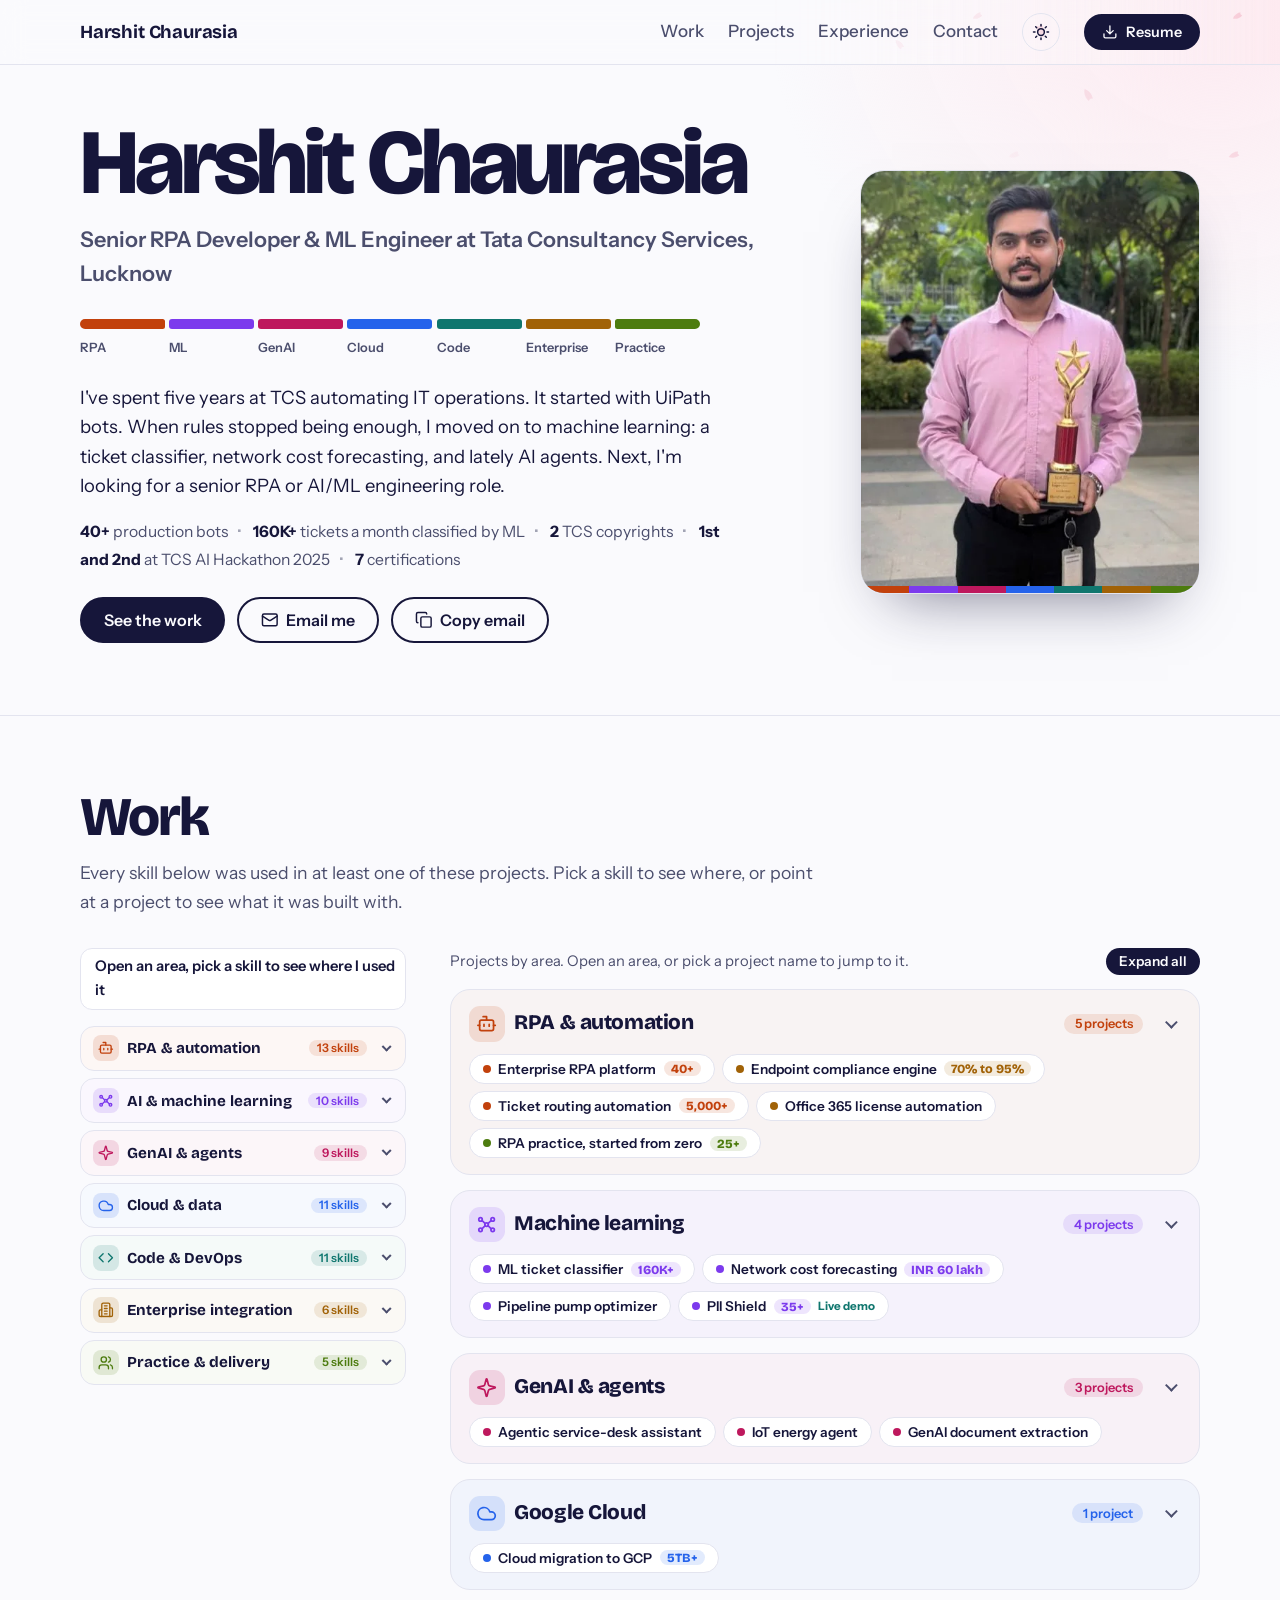
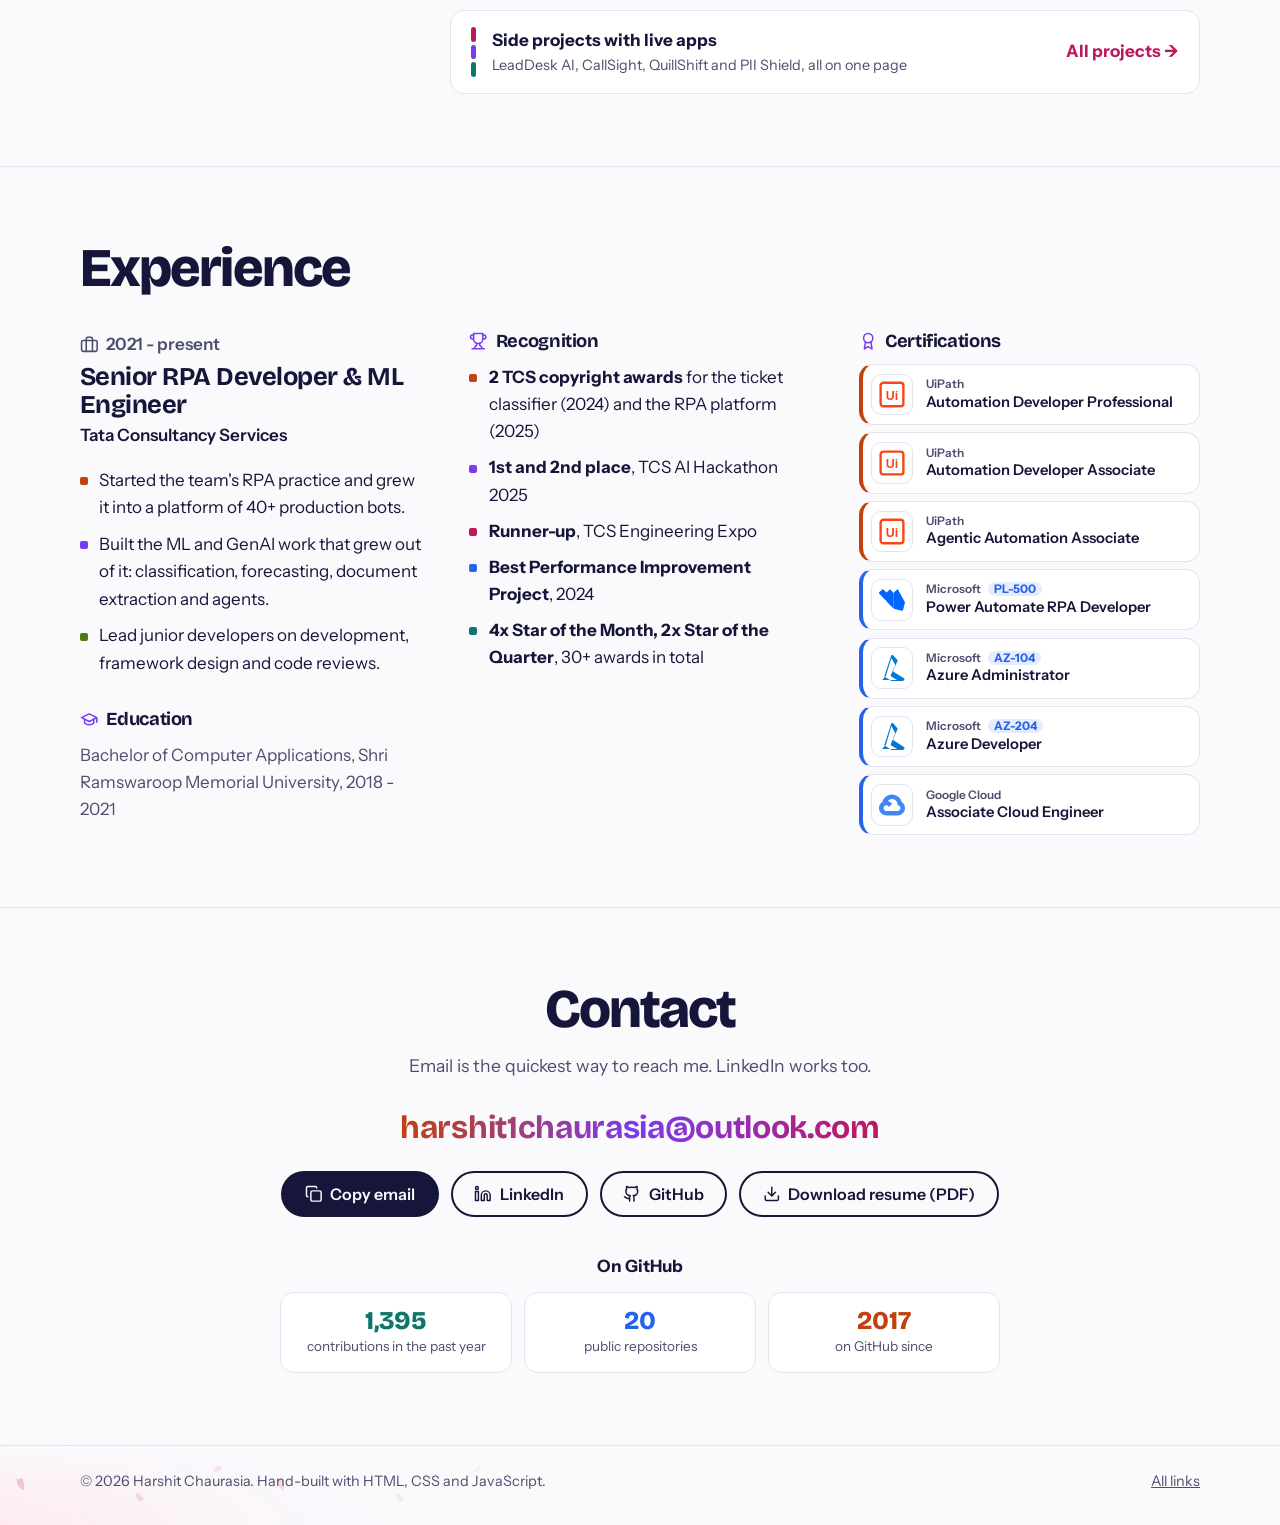
<file: index.html>
<!DOCTYPE html>
<html lang="en">
<head>
    <meta charset="UTF-8">
    <meta name="viewport" content="width=device-width, initial-scale=1.0, viewport-fit=cover">
    <title>Harshit Chaurasia - RPA & ML Engineer</title>
    <meta name="description" content="Harshit Chaurasia, Senior RPA Developer and ML Engineer at TCS. UiPath automation, machine learning, GenAI agents and Google Cloud, with every skill linked to the project that used it.">
    <link rel="canonical" href="https://harshit.saakura.dev/">
    <meta property="og:title" content="Harshit Chaurasia - RPA & ML Engineer">
    <meta property="og:description" content="Automation and machine learning that runs in production: UiPath bots, ticket classifiers, forecasting models and AI agents.">
    <meta property="og:type" content="website">
    <meta property="og:url" content="https://harshit.saakura.dev/">
    <meta property="og:image" content="https://harshit.saakura.dev/og-card.png">
    <meta property="og:image:width" content="1200">
    <meta property="og:image:height" content="630">
    <meta property="og:image:alt" content="Harshit Chaurasia, Senior RPA Developer and ML Engineer: 40+ production bots, 160K+ tickets a month classified by ML, 2 TCS copyrights">
    <meta name="twitter:card" content="summary_large_image">
    <meta name="twitter:image" content="https://harshit.saakura.dev/og-card.png">
    <meta name="theme-color" content="#fafafd">
    <link rel="icon" type="image/svg+xml" href="data:image/svg+xml,%3Csvg xmlns='http://www.w3.org/2000/svg' viewBox='0 0 100 100'%3E%3Crect width='100' height='100' rx='24' fill='%2316163a'/%3E%3Crect x='14' y='70' width='10' height='14' fill='%23c2410c'/%3E%3Crect x='24' y='70' width='10' height='14' fill='%237c3aed'/%3E%3Crect x='34' y='70' width='10' height='14' fill='%23be185d'/%3E%3Crect x='44' y='70' width='10' height='14' fill='%232563eb'/%3E%3Crect x='54' y='70' width='10' height='14' fill='%230f766e'/%3E%3Crect x='64' y='70' width='10' height='14' fill='%23a16207'/%3E%3Crect x='74' y='70' width='12' height='14' fill='%234d7c0f'/%3E%3Ctext x='50' y='58' text-anchor='middle' font-family='sans-serif' font-size='44' font-weight='800' fill='%23fff'%3EHC%3C/text%3E%3C/svg%3E">
    <link rel="preconnect" href="https://fonts.googleapis.com">
    <link rel="preconnect" href="https://fonts.gstatic.com" crossorigin>
    <link href="https://fonts.googleapis.com/css2?family=Bricolage+Grotesque:opsz,wght@12..96,500..800&family=Instrument+Sans:wght@400..700&display=swap" rel="stylesheet">
    <link rel="stylesheet" href="styles.css">
    <script type="application/ld+json">
    {
      "@context": "https://schema.org",
      "@type": "Person",
      "name": "Harshit Chaurasia",
      "url": "https://harshit.saakura.dev/",
      "jobTitle": "Senior RPA Developer & ML Engineer",
      "worksFor": { "@type": "Organization", "name": "Tata Consultancy Services" },
      "image": "https://harshit.saakura.dev/portrait.jpg",
      "email": "mailto:harshit1chaurasia@outlook.com",
      "address": { "@type": "PostalAddress", "addressLocality": "Lucknow", "addressCountry": "IN" },
      "knowsAbout": ["UiPath", "RPA", "REFramework", "UiPath Orchestrator", "Power Automate", "Intelligent Automation", "Machine Learning", "NLP", "BERT", "Time Series Forecasting", "Agentic AI", "LangGraph", "LangChain", "RAG", "Gemini", "Vertex AI", "Google Cloud", "BigQuery", "Cloud Run", "Python", "SQL", "Docker", "Microsoft Graph API"],
      "hasCredential": [
        { "@type": "EducationalOccupationalCredential", "name": "UiPath Automation Developer Professional", "credentialCategory": "certification" },
        { "@type": "EducationalOccupationalCredential", "name": "UiPath Automation Developer Associate", "credentialCategory": "certification" },
        { "@type": "EducationalOccupationalCredential", "name": "UiPath Agentic Automation Associate", "credentialCategory": "certification" },
        { "@type": "EducationalOccupationalCredential", "name": "Microsoft PL-500 Power Automate RPA Developer", "credentialCategory": "certification" },
        { "@type": "EducationalOccupationalCredential", "name": "Microsoft AZ-104 Azure Administrator", "credentialCategory": "certification" },
        { "@type": "EducationalOccupationalCredential", "name": "Microsoft AZ-204 Azure Developer", "credentialCategory": "certification" },
        { "@type": "EducationalOccupationalCredential", "name": "Google Cloud Associate Cloud Engineer", "credentialCategory": "certification" }
      ],
      "award": ["TCS copyright award 2024 (ML ticket classifier)", "TCS copyright award 2025 (enterprise RPA platform)", "TCS AI Hackathon 2025, 1st and 2nd place"],
      "sameAs": ["https://github.com/harshitrajchaurasia", "https://www.linkedin.com/in/harshit-raj-chaurasia"],
      "alumniOf": { "@type": "CollegeOrUniversity", "name": "Shri Ramswaroop Memorial University" }
    }
    </script>
    <script>
      (function () {
        var d = document.documentElement;
        d.classList.add('js');
        var t = null;
        try { t = localStorage.getItem('theme-v2'); } catch (e) {}
        if (!t) t = 'light';
        d.setAttribute('data-theme', t);
      })();
    </script>
</head>
<body>
    <!-- icon set, used as <svg class="ic"><use href="#i-name"/></svg> -->
    <svg width="0" height="0" style="position:absolute" aria-hidden="true">
        <symbol id="i-rpa" viewBox="0 0 24 24"><path d="M12 8V4H8"/><rect width="16" height="12" x="4" y="8" rx="2"/><path d="M2 14h2M20 14h2M15 13v2M9 13v2"/></symbol>
        <symbol id="i-ml" viewBox="0 0 24 24"><circle cx="5" cy="6" r="2"/><circle cx="5" cy="18" r="2"/><circle cx="12" cy="12" r="2"/><circle cx="19" cy="6" r="2"/><circle cx="19" cy="18" r="2"/><path d="M6.6 7.2l3.8 3.6M6.6 16.8l3.8-3.6M13.6 10.8l3.8-3.6M13.6 13.2l3.8 3.6"/></symbol>
        <symbol id="i-genai" viewBox="0 0 24 24"><path d="M9.94 15.5A2 2 0 0 0 8.5 14.06l-6.14-1.58a.5.5 0 0 1 0-.96L8.5 9.94A2 2 0 0 0 9.94 8.5l1.58-6.14a.5.5 0 0 1 .96 0l1.58 6.14a2 2 0 0 0 1.44 1.44l6.14 1.58a.5.5 0 0 1 0 .96l-6.14 1.58a2 2 0 0 0-1.44 1.44l-1.58 6.14a.5.5 0 0 1-.96 0z"/></symbol>
        <symbol id="i-cloud" viewBox="0 0 24 24"><path d="M17.5 19H9a7 7 0 1 1 6.71-9h1.79a4.5 4.5 0 1 1 0 9Z"/></symbol>
        <symbol id="i-dev" viewBox="0 0 24 24"><path d="M16 18l6-6-6-6M8 6l-6 6 6 6"/></symbol>
        <symbol id="i-ent" viewBox="0 0 24 24"><path d="M6 22V4a2 2 0 0 1 2-2h8a2 2 0 0 1 2 2v18Z"/><path d="M6 12H4a2 2 0 0 0-2 2v6a2 2 0 0 0 2 2h2M18 9h2a2 2 0 0 1 2 2v9a2 2 0 0 1-2 2h-2M10 6h4M10 10h4M10 14h4M10 18h4"/></symbol>
        <symbol id="i-prac" viewBox="0 0 24 24"><path d="M16 21v-2a4 4 0 0 0-4-4H6a4 4 0 0 0-4 4v2"/><circle cx="9" cy="7" r="4"/><path d="M22 21v-2a4 4 0 0 0-3-3.87M16 3.13a4 4 0 0 1 0 7.75"/></symbol>
        <symbol id="i-trophy" viewBox="0 0 24 24"><path d="M6 9H4.5a2.5 2.5 0 0 1 0-5H6M18 9h1.5a2.5 2.5 0 0 0 0-5H18M4 22h16M10 14.66V17c0 .55-.47.98-.97 1.21C7.85 18.75 7 20.24 7 22M14 14.66V17c0 .55.47.98.97 1.21C16.15 18.75 17 20.24 17 22"/><path d="M18 2H6v7a6 6 0 0 0 12 0V2Z"/></symbol>
        <symbol id="i-award" viewBox="0 0 24 24"><circle cx="12" cy="8" r="6"/><path d="M15.48 12.89 17 22l-5-3-5 3 1.52-9.11"/></symbol>
        <symbol id="i-flask" viewBox="0 0 24 24"><path d="M10 2v7.53a2 2 0 0 1-.21.9L4.72 20.55a1 1 0 0 0 .9 1.45h12.76a1 1 0 0 0 .9-1.45l-5.07-10.13a2 2 0 0 1-.21-.9V2M8.5 2h7M7 16h10"/></symbol>
        <symbol id="i-mail" viewBox="0 0 24 24"><rect width="20" height="16" x="2" y="4" rx="2"/><path d="m22 7-8.97 5.7a1.94 1.94 0 0 1-2.06 0L2 7"/></symbol>
        <symbol id="i-download" viewBox="0 0 24 24"><path d="M21 15v4a2 2 0 0 1-2 2H5a2 2 0 0 1-2-2v-4M7 10l5 5 5-5M12 15V3"/></symbol>
        <symbol id="i-github" viewBox="0 0 24 24"><path d="M15 22v-4a4.8 4.8 0 0 0-1-3.5c3 0 6-2 6-5.5.08-1.25-.27-2.48-1-3.5.28-1.15.28-2.35 0-3.5 0 0-1 0-3 1.5-2.64-.5-5.36-.5-8 0C6 2 5 2 5 2c-.3 1.15-.3 2.35 0 3.5A5.4 5.4 0 0 0 4 9c0 3.5 3 5.5 6 5.5-.39.49-.68 1.05-.85 1.65S8.93 17.38 9 18v4M9 18c-4.51 2-5-2-7-2"/></symbol>
        <symbol id="i-linkedin" viewBox="0 0 24 24"><path d="M16 8a6 6 0 0 1 6 6v7h-4v-7a2 2 0 0 0-4 0v7h-4v-7a6 6 0 0 1 6-6zM2 9h4v12H2z"/><circle cx="4" cy="4" r="2"/></symbol>
        <symbol id="i-briefcase" viewBox="0 0 24 24"><rect width="20" height="14" x="2" y="7" rx="2"/><path d="M16 21V5a2 2 0 0 0-2-2h-4a2 2 0 0 0-2 2v16"/></symbol>
        <symbol id="i-cap" viewBox="0 0 24 24"><path d="M22 10v6M2 10l10-5 10 5-10 5z"/><path d="M6 12v5c3 3 9 3 12 0v-5"/></symbol>
        <symbol id="i-copy" viewBox="0 0 24 24"><rect width="14" height="14" x="8" y="8" rx="2"/><path d="M4 16c-1.1 0-2-.9-2-2V4c0-1.1.9-2 2-2h10c1.1 0 2 .9 2 2"/></symbol>
        <symbol id="i-check" viewBox="0 0 24 24"><path d="M20 6 9 17l-5-5"/></symbol>
        <symbol id="i-play" viewBox="0 0 24 24"><polygon points="6 3 20 12 6 21 6 3"/></symbol>
        <symbol id="i-external"viewBox="0 0 24 24"><path d="M15 3h6v6M10 14 21 3M18 13v6a2 2 0 0 1-2 2H5a2 2 0 0 1-2-2V8a2 2 0 0 1 2-2h3"/></symbol>
    </svg>
    <a href="#work" class="skip-link">Skip to projects</a>

    <header class="topbar">
        <div class="wrap topbar-inner">
            <a href="#top" class="brand">Harshit Chaurasia</a>
            <nav class="topnav" aria-label="Primary">
                <a href="#work">Work</a>
                <a href="/projects/">Projects</a>
                <a href="#experience">Experience</a>
                <a href="#contact">Contact</a>
            </nav>
            <button class="theme-toggle" id="themeToggle" type="button" aria-label="Switch between light and dark theme">
                <svg class="icon-sun" width="18" height="18" viewBox="0 0 24 24" fill="none" stroke="currentColor" stroke-width="2" stroke-linecap="round" aria-hidden="true"><circle cx="12" cy="12" r="4.5"/><path d="M12 2v2M12 20v2M4.9 4.9l1.4 1.4M17.7 17.7l1.4 1.4M2 12h2M20 12h2M4.9 19.1l1.4-1.4M17.7 6.3l1.4-1.4"/></svg>
                <svg class="icon-moon" width="18" height="18" viewBox="0 0 24 24" fill="none" stroke="currentColor" stroke-width="2" stroke-linecap="round" aria-hidden="true"><path d="M21 12.8A9 9 0 1111.2 3a7 7 0 009.8 9.8z"/></svg>
            </button>
            <a href="Harshit_Chaurasia_Resume.pdf" class="btn btn-solid btn-small" download><svg class="ic" aria-hidden="true"><use href="#i-download"/></svg>Resume</a>
        </div>
    </header>

    <main id="top">

        <!-- ============ HERO ============ -->
        <section class="hero">
            <div class="wrap hero-grid">
                <div class="hero-text">
                    <h1 class="hero-name">Harshit Chaurasia</h1>
                    <p class="hero-role">Senior RPA Developer &amp; ML Engineer at Tata Consultancy Services, Lucknow</p>

                    <!-- one segment per skill area; clicking jumps to the matching projects -->
                    <ul class="spectrum" aria-label="Skill areas">
                        <li><a href="#work" data-jump-cat="rpa" style="--c:var(--rpa)"><span>RPA</span></a></li>
                        <li><a href="#work" data-jump-cat="ml" style="--c:var(--ml)"><span>ML</span></a></li>
                        <li><a href="#work" data-jump-cat="genai" style="--c:var(--genai)"><span>GenAI</span></a></li>
                        <li><a href="#work" data-jump-cat="cloud" style="--c:var(--cloud)"><span>Cloud</span></a></li>
                        <li><a href="#work" data-jump-cat="dev" style="--c:var(--dev)"><span>Code</span></a></li>
                        <li><a href="#work" data-jump-cat="ent" style="--c:var(--ent)"><span>Enterprise</span></a></li>
                        <li><a href="#work" data-jump-cat="prac" style="--c:var(--prac)"><span>Practice</span></a></li>
                    </ul>

                    <p class="hero-pitch">I've spent five years at TCS automating IT operations. It started with UiPath bots. When rules stopped being enough, I moved on to machine learning: a ticket classifier, network cost forecasting, and lately AI agents. Next, I'm looking for a senior RPA or AI/ML engineering role.</p>

                    <!-- headline numbers -->
                    <ul class="proof" aria-label="Highlights">
                        <li><b>40+</b> production bots</li>
                        <li><b>160K+</b> tickets a month classified by ML</li>
                        <li><b>2</b> TCS copyrights</li>
                        <li><b>1st and 2nd</b> at TCS AI Hackathon 2025</li>
                        <li><b>7</b> certifications</li>
                    </ul>

                    <div class="hero-ctas">
                        <a href="#work" class="btn btn-solid">See the work</a>
                        <a href="mailto:harshit1chaurasia@outlook.com" class="btn btn-line"><svg class="ic" aria-hidden="true"><use href="#i-mail"/></svg>Email me</a>
                        <button type="button" class="btn btn-line js-only" data-copy="harshit1chaurasia@outlook.com"><svg class="ic" aria-hidden="true"><use href="#i-copy"/></svg><span>Copy email</span></button>
                    </div>
                </div>

                <figure class="hero-photo">
                    <div class="photo-frame">
                        <picture>
                            <source srcset="portrait.webp" type="image/webp">
                            <img src="portrait.jpg" alt="Harshit Chaurasia holding an award trophy" width="480" height="600" fetchpriority="high">
                        </picture>
                    </div>
                </figure>
            </div>
        </section>

        <!-- ============ WORK: skills <-> projects ============ -->
        <section class="section" id="work">
            <div class="wrap">
                <div class="sec-head">
                    <h2>Work</h2>
                    <p class="sec-sub">Every skill below was used in at least one of these projects. Pick a skill to see where, or point at a project to see what it was built with.</p>
                </div>

                <div class="work-grid">
                    <!-- built by script.js from the tags on each project, so a skill can only appear if a project uses it -->
                    <aside class="skills-panel" id="skillsPanel" aria-label="Skills">
                        <div class="skills-status" id="skillsStatus" aria-live="polite">
                            <span id="skillsStatusText">Open an area, pick a skill to see where I used it</span>
                            <button type="button" class="clear-btn" id="clearFilter" hidden>Show all</button>
                        </div>
                        <div id="skillsGroups"></div>
                    </aside>

                    <div class="work-main">
                    <div class="proj-tools">
                        <p>Projects by area. Open an area, or pick a project name to jump to it.</p>
                        <button type="button" class="clear-btn" id="toggleGroups">Expand all</button>
                    </div>
                    <div class="projects" id="projects">
                        <details class="pgroup" style="--c:var(--rpa)" aria-label="RPA and automation projects">
                            <summary class="pgroup-sum"><h3 class="pgroup-head"><svg class="ic" aria-hidden="true"><use href="#i-rpa"/></svg>RPA &amp; automation<span class="pgroup-n">5 projects</span></h3></summary>
                            <div class="pgrid">
                            <article class="proj" style="--c:var(--rpa)" tabindex="0">
                                <p class="proj-badge"><svg class="ic" aria-hidden="true"><use href="#i-award"/></svg>Copyright 2025</p>
                                <h4>Enterprise RPA platform</h4>
                                <p class="proj-result"><strong>40+</strong> production bots at 98% SLA compliance</p>
                                <p>A UiPath platform for deployment, Office 365 licensing, ITSM and compliance work. Queue-based processing with structured exception handling and automated tests: 92% job success, 95% less manual effort and 1,000+ hours saved every month.</p>
                                <ul class="tags">
                                    <li data-c="rpa">UiPath Studio</li><li data-c="rpa">REFramework</li><li data-c="rpa">UiPath Orchestrator</li><li data-c="rpa">Queues</li><li data-c="rpa">Exception Handling</li><li data-c="rpa">UiPath Test Suite</li><li data-c="dev">VBA</li>
                                </ul>
                            </article>
                            <article class="proj" style="--c:var(--ent)" tabindex="0">
                                <h4>Endpoint compliance engine</h4>
                                <p class="proj-result">Compliance up from <strong>70% to 95%</strong> across 800K+ devices</p>
                                <p>A rules engine checks Active Directory data for policy violations. Fixes and notifications were piloted through Power Automate flows.</p>
                                <ul class="tags">
                                    <li data-c="dev">Python</li><li data-c="cloud">SQL</li><li data-c="ent">Active Directory</li><li data-c="rpa">Power Automate Desktop</li><li data-c="rpa">Cloud Flows</li>
                                </ul>
                            </article>
                            <article class="proj" style="--c:var(--rpa)" tabindex="0">
                                <h4>Ticket routing automation</h4>
                                <p class="proj-result"><strong>5,000+</strong> tickets a day assigned automatically</p>
                                <p>Routes tickets to roster-based support teams, so 200+ engineers no longer watch queues and assign work by hand.</p>
                                <ul class="tags">
                                    <li data-c="dev">Python</li><li data-c="rpa">Selenium WebDriver</li><li data-c="cloud">SQL</li>
                                </ul>
                            </article>
                            <article class="proj" style="--c:var(--ent)" tabindex="0">
                                <h4>Office 365 license automation</h4>
                                <p class="proj-result">License provisioning and revocation with no manual steps</p>
                                <p>Provisions and revokes Office 365 licenses automatically across the Microsoft stack, improving license utilization and governance.</p>
                                <ul class="tags">
                                    <li data-c="ent">Microsoft Graph API</li><li data-c="ent">Office 365</li><li data-c="ent">Active Directory</li><li data-c="ent">SharePoint</li><li data-c="ent">Outlook</li><li data-c="dev">PowerShell</li><li data-c="dev">Python</li><li data-c="rpa">Power Apps</li><li data-c="cloud">Azure</li>
                                </ul>
                            </article>
                            <article class="proj" style="--c:var(--prac)" tabindex="0">
                                <h4>RPA practice, started from zero</h4>
                                <p class="proj-result"><strong>25+</strong> legacy app automations piloted</p>
                                <p>Mapped processes and proved them out with Python and Selenium pilots, then ran the practice: bot lifecycle and SLA management, and mentoring junior developers through code review in Agile sprints.</p>
                                <ul class="tags">
                                    <li data-c="prac">Process Analysis</li><li data-c="prac">Bot Lifecycle Management</li><li data-c="prac">SLA Management</li><li data-c="prac">Code Review</li><li data-c="prac">Agile</li><li data-c="dev">Python</li><li data-c="rpa">Selenium WebDriver</li>
                                </ul>
                            </article>
                            </div>
                        </details>
                        <details class="pgroup" style="--c:var(--ml)" aria-label="Machine learning projects">
                            <summary class="pgroup-sum"><h3 class="pgroup-head"><svg class="ic" aria-hidden="true"><use href="#i-ml"/></svg>Machine learning<span class="pgroup-n">4 projects</span></h3></summary>
                            <div class="pgrid">
                            <article class="proj" style="--c:var(--ml)" tabindex="0">
                                <p class="proj-badge"><svg class="ic" aria-hidden="true"><use href="#i-award"/></svg>Copyright 2024</p>
                                <h4>ML ticket classifier</h4>
                                <p class="proj-result"><strong>160K+</strong> tickets a month classified at 97% accuracy</p>
                                <p>Reads incoming IT tickets and change requests and picks the right queue. A bi-encoder shortlists candidate categories, a cross-encoder re-ranks them, and the model ships as a container on Cloud Run through a CI/CD pipeline.</p>
                                <ul class="tags">
                                    <li data-c="ml">Machine Learning</li><li data-c="ml">NLP</li><li data-c="ml">BERT</li><li data-c="ml">Bi-Encoder</li><li data-c="ml">Cross-Encoder</li><li data-c="ml">Embeddings</li><li data-c="ml">Scikit-Learn</li>
                                    <li data-c="dev">Python</li><li data-c="cloud">Cloud Run</li><li data-c="dev">Docker</li><li data-c="dev">Linux</li><li data-c="dev">Git</li><li data-c="dev">GitHub</li><li data-c="dev">GitLab</li><li data-c="dev">CI/CD</li><li data-c="dev">Rundeck</li>
                                </ul>
                                <details class="case">
                                    <summary>How it works</summary>
                                    <div class="case-body">
                                        <ol class="flow" aria-label="Pipeline">
                                            <li>Ticket text</li><li>PII masked</li><li>Top-3 categories</li><li>Sub-categories</li><li>Similar-label search</li><li>Cross-encoder re-rank</li><li>Queue + confidence</li>
                                        </ol>
                                        <p><b>Problem.</b> Over 2,600 possible destinations, heavily skewed: the biggest category has thousands of times the data of the smallest. A single flat model got 48% right.</p>
                                        <p><b>Approach.</b> Split the decision in two. A DistilBERT model picks the top 3 categories, a second picks sub-categories but may only choose ones valid under those categories. Semantic search adds near matches, and one cross-encoder pass scores every candidate on the same scale.</p>
                                        <p><b>Engineering.</b> Trained on 1.1M+ labelled tickets on cloud GPUs, exported to ONNX (no PyTorch in production), served as an autoscaling container on Cloud Run with personal data masked before inference. About 6 ms per ticket in batch evaluation.</p>
                                        <p><b>Lesson.</b> The category tree mirrors which team handles a ticket, not what the user meant. Subject words ("laptop", "parking") separate tickets far better than intent words ("not working").</p>
                                    </div>
                                </details>
                            </article>
                            <article class="proj" style="--c:var(--ml)" tabindex="0">
                                <h4>Network cost forecasting</h4>
                                <p class="proj-result"><strong>INR 60 lakh</strong> (about USD 70K) saved in FY24</p>
                                <p>Time series models forecast usage on every network link and recommend where to upgrade or downgrade. Projected savings reach INR 2+ crore (about USD 230K) by FY26.</p>
                                <ul class="tags">
                                    <li data-c="ml">Time Series Forecasting</li><li data-c="ml">BigQuery ML</li><li data-c="ml">Scikit-Learn</li><li data-c="dev">Python</li><li data-c="cloud">BigQuery</li><li data-c="cloud">PySpark</li>
                                </ul>
                            </article>
                            <article class="proj" style="--c:var(--ml)" tabindex="0">
                                <p class="proj-badge"><svg class="ic" aria-hidden="true"><use href="#i-trophy"/></svg>TCS AI Hackathon 2025, 1st place</p>
                                <h4>Pipeline pump optimizer</h4>
                                <p class="proj-result">Less energy spent moving oil and gas</p>
                                <p>A machine learning model that recommends pump settings to cut energy use along oil and gas pipelines.</p>
                                <ul class="tags">
                                    <li data-c="ml">Machine Learning</li><li data-c="ml">Scikit-Learn</li><li data-c="dev">Python</li>
                                </ul>
                            </article>
                            <article class="proj" style="--c:var(--ml)" tabindex="0">
                                <p class="proj-badge"><svg class="ic" aria-hidden="true"><use href="#i-github"/></svg>Open source</p>
                                <h4>PII Shield</h4>
                                <p class="proj-result"><strong>35+</strong> kinds of personal data removed before text reaches an LLM</p>
                                <p>Finds names, street addresses, SSNs, card and bank numbers, emails and phone numbers with spaCy NER and pattern rules, then masks them. Nothing you paste is stored.</p>
                                <ul class="tags">
                                    <li data-c="ml">NLP</li><li data-c="ml">spaCy</li><li data-c="dev">Python</li><li data-c="dev">FastAPI</li><li data-c="dev">Docker</li><li data-c="cloud">Cloud Run</li>
                                </ul>
                                <div class="proj-links">
                                    <a href="#piiDemo" class="live"><svg class="ic" aria-hidden="true"><use href="#i-play"/></svg>Try the live demo</a>
                                    <a href="https://github.com/harshitrajchaurasia/pii-shield" target="_blank" rel="noopener"><svg class="ic" aria-hidden="true"><use href="#i-github"/></svg>Source on GitHub</a>
                                    <a href="https://pii-shield.saakura.dev" target="_blank" rel="noopener"><svg class="ic" aria-hidden="true"><use href="#i-external"/></svg>Open the full app</a>
                                </div>
                                <details class="demo" id="piiDemo">
                                    <summary><svg class="ic" aria-hidden="true"><use href="#i-play"/></svg>Try it here</summary>
                                    <div class="demo-body">
                                        <label for="piiInput" class="demo-label">Text with personal details</label>
                                        <textarea id="piiInput" rows="4">Hi, I'm Emily Johnson, SSN 123-45-6789, emily.johnson@gmail.com, (415) 555-0132</textarea>
                                        <button type="button" class="btn btn-solid btn-small" id="piiRedactBtn">Redact</button>
                                        <p class="demo-label">Redacted text</p>
                                        <div class="demo-output" id="piiOutput" aria-live="polite">The redacted version shows up here.</div>
                                        <p class="demo-stats" id="piiStats"></p>
                                    </div>
                                </details>
                            </article>
                            </div>
                        </details>
                        <details class="pgroup" style="--c:var(--genai)" aria-label="GenAI and agents projects">
                            <summary class="pgroup-sum"><h3 class="pgroup-head"><svg class="ic" aria-hidden="true"><use href="#i-genai"/></svg>GenAI &amp; agents<span class="pgroup-n">3 projects</span></h3></summary>
                            <div class="pgrid">
                            <article class="proj" style="--c:var(--genai)" tabindex="0">
                                <p class="proj-badge"><svg class="ic" aria-hidden="true"><use href="#i-flask"/></svg>Proof of concept</p>
                                <h4>Agentic service-desk assistant</h4>
                                <p class="proj-result">Showed tickets can resolve themselves</p>
                                <p>An agent that pulls answers out of service-desk databases and uses them to close tickets, orchestrated with UiPath Maestro and grounded with retrieval-augmented generation.</p>
                                <ul class="tags">
                                    <li data-c="genai">Agentic AI</li><li data-c="genai">RAG</li><li data-c="genai">OpenAI GPT</li><li data-c="rpa">UiPath Maestro</li><li data-c="rpa">UiPath AI Center</li><li data-c="rpa">Document Understanding</li>
                                </ul>
                            </article>
                            <article class="proj" style="--c:var(--genai)" tabindex="0">
                                <p class="proj-badge"><svg class="ic" aria-hidden="true"><use href="#i-trophy"/></svg>TCS AI Hackathon 2025, 2nd place</p>
                                <h4>IoT energy agent</h4>
                                <p class="proj-result">An AI agent that watches live sensors</p>
                                <p>Reads real-time IoT sensor data from facilities and recommends where energy can be saved, built as a multi-step agent graph.</p>
                                <ul class="tags">
                                    <li data-c="genai">Agentic AI</li><li data-c="genai">LangGraph</li><li data-c="genai">LangChain</li><li data-c="genai">Gemini</li><li data-c="genai">OpenAI GPT</li>
                                </ul>
                            </article>
                            <article class="proj" style="--c:var(--genai)" tabindex="0">
                                <h4>GenAI document extraction</h4>
                                <p class="proj-result">Messy procurement PDFs turned into clean inventory records</p>
                                <p>LLM pipelines on Vertex AI read unstructured procurement documents and output normalized inventory data for compliance reporting, connected to enterprise systems over REST APIs.</p>
                                <ul class="tags">
                                    <li data-c="genai">LLMs</li><li data-c="genai">Gemini</li><li data-c="genai">Vertex AI</li><li data-c="genai">LangChain</li><li data-c="genai">RAG</li><li data-c="genai">Prompt Engineering</li><li data-c="ent">REST APIs</li>
                                </ul>
                                <details class="case">
                                    <summary>How it works</summary>
                                    <div class="case-body">
                                        <ol class="flow" aria-label="Pipeline">
                                            <li>PDF lands in storage</li><li>Inventory scan</li><li>Gemini: is it the right document?</li><li>Gemini: extract to schema</li><li>Normalise</li><li>BigQuery</li>
                                        </ol>
                                        <p><b>Problem.</b> Thousands of software licensing addenda sat as PDFs, a quarter of them scanned, some 800+ pages long. Every question meant opening files by hand.</p>
                                        <p><b>Approach.</b> A first version parsed page layout with rules and handled 59% of files. I replaced it with a two-step Gemini pipeline: a cheap check on the first pages, then extraction of the whole document into a strict JSON schema.</p>
                                        <p><b>Result.</b> 85% of 4,700+ files extracted, including 1,100+ scanned PDFs the old parser could not read. Changing the prompt version re-queues affected files automatically.</p>
                                        <p><b>Guardrails.</b> The prompt and the schema both refuse personal data (names, emails, signatures), and only legal entity names are stored.</p>
                                    </div>
                                </details>
                            </article>
                            </div>
                        </details>
                        <details class="pgroup" style="--c:var(--cloud)" aria-label="Google Cloud projects">
                            <summary class="pgroup-sum"><h3 class="pgroup-head"><svg class="ic" aria-hidden="true"><use href="#i-cloud"/></svg>Google Cloud<span class="pgroup-n">1 project</span></h3></summary>
                            <div class="pgrid">
                            <article class="proj" style="--c:var(--cloud)" tabindex="0">
                                <h4>Cloud migration to GCP</h4>
                                <p class="proj-result"><strong>5TB+</strong> of workloads moved in 6 months</p>
                                <p>A phased move from on-premises servers to Google Cloud, with infrastructure as code and PySpark ETL pipelines orchestrated by Cloud Composer. No major production disruption.</p>
                                <ul class="tags">
                                    <li data-c="cloud">GCP</li><li data-c="cloud">BigQuery</li><li data-c="cloud">Dataflow</li><li data-c="cloud">Dataproc</li><li data-c="cloud">Cloud Composer</li><li data-c="cloud">Terraform</li><li data-c="cloud">PySpark</li><li data-c="cloud">ETL Pipelines</li>
                                </ul>
                            </article>
                            </div>
                        </details>
                    </div>
                    <a class="more-projects" href="/projects/">
                        <span class="more-bar" aria-hidden="true"><i style="--c:var(--genai)"></i><i style="--c:var(--ml)"></i><i style="--c:var(--dev)"></i></span>
                        <span class="more-text"><strong>Side projects with live apps</strong><small>LeadDesk AI, CallSight, QuillShift and PII Shield, all on one page</small></span>
                        <span class="more-go">All projects <span aria-hidden="true">&rarr;</span></span>
                    </a>
                    </div>
                </div>
            </div>
        </section>

        <!-- ============ EXPERIENCE ============ -->
        <section class="section" id="experience">
            <div class="wrap">
                <div class="sec-head">
                    <h2>Experience</h2>
                </div>
                <div class="exp-grid">
                    <div class="role">
                        <p class="role-dates"><svg class="ic" aria-hidden="true"><use href="#i-briefcase"/></svg>2021 - present</p>
                        <h3>Senior RPA Developer &amp; ML Engineer</h3>
                        <p class="role-org">Tata Consultancy Services</p>
                        <ul class="role-points">
                            <li>Started the team's RPA practice and grew it into a platform of 40+ production bots.</li>
                            <li>Built the ML and GenAI work that grew out of it: classification, forecasting, document extraction and agents.</li>
                            <li>Lead junior developers on development, framework design and code reviews.</li>
                        </ul>

                        <h3 class="sub-head"><svg class="ic" aria-hidden="true"><use href="#i-cap"/></svg>Education</h3>
                        <p class="edu">Bachelor of Computer Applications, Shri Ramswaroop Memorial University, 2018 - 2021</p>
                    </div>

                    <div class="recog">
                        <h3 class="sub-head"><svg class="ic" aria-hidden="true"><use href="#i-trophy"/></svg>Recognition</h3>
                        <ul class="awards">
                            <li><strong>2 TCS copyright awards</strong> for the ticket classifier (2024) and the RPA platform (2025)</li>
                            <li><strong>1st and 2nd place</strong>, TCS AI Hackathon 2025</li>
                            <li><strong>Runner-up</strong>, TCS Engineering Expo</li>
                            <li><strong>Best Performance Improvement Project</strong>, 2024</li>
                            <li><strong>4x Star of the Month, 2x Star of the Quarter</strong>, 30+ awards in total</li>
                        </ul>
                    </div>

                    <div class="cert-col">
                        <h3 class="sub-head"><svg class="ic" aria-hidden="true"><use href="#i-award"/></svg>Certifications</h3>
                        <ul class="certs">
                            <li style="--c:var(--rpa)"><span class="cert-logo"><img src="assets/certs/uipath-mark.svg" alt="" width="26" height="26"></span><span class="cert-name"><small>UiPath</small>Automation Developer Professional</span></li>
                            <li style="--c:var(--rpa)"><span class="cert-logo"><img src="assets/certs/uipath-mark.svg" alt="" width="26" height="26"></span><span class="cert-name"><small>UiPath</small>Automation Developer Associate</span></li>
                            <li style="--c:var(--rpa)"><span class="cert-logo"><img src="assets/certs/uipath-mark.svg" alt="" width="26" height="26"></span><span class="cert-name"><small>UiPath</small>Agentic Automation Associate</span></li>
                            <li style="--c:var(--cloud)"><span class="cert-logo"><img src="assets/certs/powerautomate.svg" alt="" width="26" height="26"></span><span class="cert-name"><small>Microsoft <b class="exam">PL-500</b></small>Power Automate RPA Developer</span></li>
                            <li style="--c:var(--cloud)"><span class="cert-logo"><img src="assets/certs/azure.svg" alt="" width="26" height="26"></span><span class="cert-name"><small>Microsoft <b class="exam">AZ-104</b></small>Azure Administrator</span></li>
                            <li style="--c:var(--cloud)"><span class="cert-logo"><img src="assets/certs/azure.svg" alt="" width="26" height="26"></span><span class="cert-name"><small>Microsoft <b class="exam">AZ-204</b></small>Azure Developer</span></li>
                            <li style="--c:var(--cloud)"><span class="cert-logo"><img src="assets/certs/googlecloud.svg" alt="" width="26" height="26"></span><span class="cert-name"><small>Google Cloud</small>Associate Cloud Engineer</span></li>
                        </ul>
                    </div>
                </div>
            </div>
        </section>

        <!-- ============ CONTACT ============ -->
        <section class="section contact" id="contact">
            <div class="wrap">
                <h2 class="contact-title">Contact</h2>
                <p class="contact-sub">Email is the quickest way to reach me. LinkedIn works too.</p>
                <a class="contact-mail" href="mailto:harshit1chaurasia@outlook.com">harshit1chaurasia@outlook.com</a>
                <div class="contact-links">
                    <button type="button" class="btn btn-solid js-only" data-copy="harshit1chaurasia@outlook.com"><svg class="ic" aria-hidden="true"><use href="#i-copy"/></svg><span>Copy email</span></button>
                    <a href="https://www.linkedin.com/in/harshit-raj-chaurasia" target="_blank" rel="noopener" class="btn btn-line"><svg class="ic" aria-hidden="true"><use href="#i-linkedin"/></svg>LinkedIn</a>
                    <a href="https://github.com/harshitrajchaurasia" target="_blank" rel="noopener" class="btn btn-line"><svg class="ic" aria-hidden="true"><use href="#i-github"/></svg>GitHub</a>
                    <a href="Harshit_Chaurasia_Resume.pdf" class="btn btn-line" download><svg class="ic" aria-hidden="true"><use href="#i-download"/></svg>Download resume (PDF)</a>
                </div>

                <!-- live GitHub activity, filled from github-stats.json (refreshed nightly); hidden until data loads -->
                <div class="gh-stats" id="ghStats" hidden>
                    <p class="gh-head">On GitHub</p>
                    <div class="gh-grid">
                        <div class="gh-stat"><span class="gh-num" data-gh="contributions">--</span><span class="gh-lbl">contributions in the past year</span></div>
                        <div class="gh-stat"><span class="gh-num" data-gh="streak">--</span><span class="gh-lbl">day commit streak</span></div>
                        <div class="gh-stat"><span class="gh-num" data-gh="repos">--</span><span class="gh-lbl">public repositories</span></div>
                        <div class="gh-stat"><span class="gh-num" data-gh="since">--</span><span class="gh-lbl">on GitHub since</span></div>
                    </div>
                </div>
            </div>
        </section>
    </main>

    <footer class="footer">
        <div class="wrap footer-inner">
            <span>&copy; <span id="footerYear">2026</span> Harshit Chaurasia. Hand-built with HTML, CSS and JavaScript.</span>
            <a href="/links">All links</a>
        </div>
    </footer>

    <script src="script.js"></script>
</body>
</html>
</file>
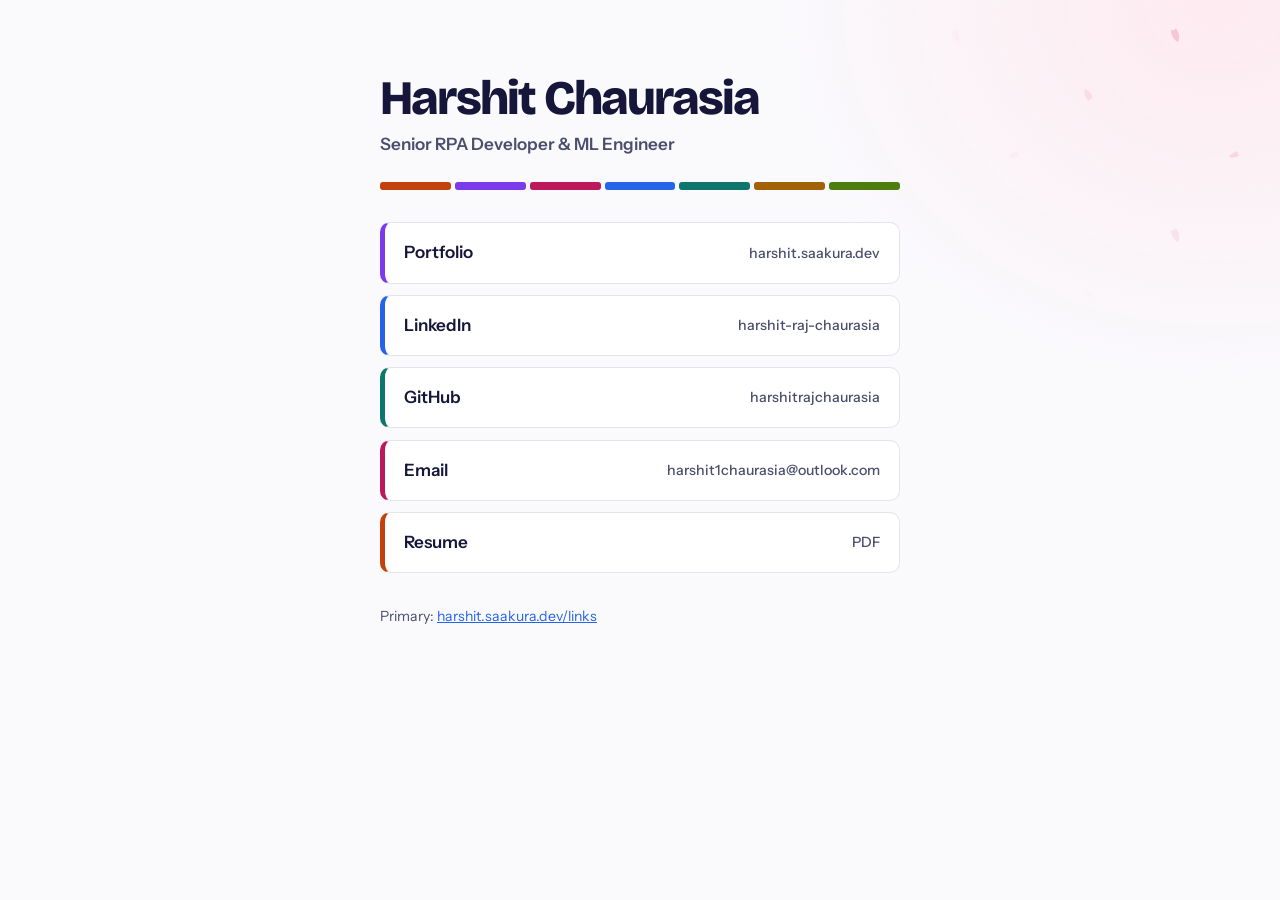
<file: links/index.html>
<!DOCTYPE html>
<html lang="en">
<head>
    <meta charset="UTF-8">
    <meta name="viewport" content="width=device-width, initial-scale=1.0, viewport-fit=cover">
    <title>Harshit Chaurasia - links</title>
    <meta name="description" content="Harshit Chaurasia's links: portfolio, LinkedIn, GitHub, email and resume.">
    <link rel="canonical" href="https://harshit.saakura.dev/links">
    <meta name="theme-color" content="#fafafd">
    <link rel="icon" type="image/svg+xml" href="data:image/svg+xml,%3Csvg xmlns='http://www.w3.org/2000/svg' viewBox='0 0 100 100'%3E%3Crect width='100' height='100' rx='24' fill='%2316163a'/%3E%3Ctext x='50' y='64' text-anchor='middle' font-family='sans-serif' font-size='44' font-weight='800' fill='%23fff'%3EHC%3C/text%3E%3C/svg%3E">
    <link rel="preconnect" href="https://fonts.googleapis.com">
    <link rel="preconnect" href="https://fonts.gstatic.com" crossorigin>
    <link href="https://fonts.googleapis.com/css2?family=Bricolage+Grotesque:opsz,wght@12..96,500..800&family=Instrument+Sans:wght@400..700&display=swap" rel="stylesheet">
    <link rel="stylesheet" href="/styles.css">
    <script>
      (function () {
        var t = null;
        try { t = localStorage.getItem('theme-v2'); } catch (e) {}
        if (!t) t = 'light';
        document.documentElement.setAttribute('data-theme', t);
      })();
    </script>
    <style>
      body { min-height: 100vh; display: flex; justify-content: center; padding: clamp(2rem, 8vw, 4.5rem) 1rem; }
      main { width: 100%; max-width: 520px; }
      h1 { font-size: clamp(2.2rem, 8vw, 3rem); font-weight: 800; letter-spacing: -0.04em; }
      .role { color: var(--ink-2); font-weight: 600; margin-top: .4rem; }
      .bar { display: flex; gap: 4px; margin: 1.5rem 0 2rem; }
      .bar i { flex: 1; height: 8px; border-radius: 3px; background: var(--c); }
      .links { display: grid; gap: .7rem; }
      .links a {
        display: flex; justify-content: space-between; align-items: center; gap: 1rem;
        padding: 1rem 1.2rem; border-radius: 10px; text-decoration: none; font-weight: 600;
        background: var(--surface); border: 1px solid var(--line); border-left: 5px solid var(--c);
        transition: border-color .2s, transform .2s var(--ease), box-shadow .2s;
      }
      .links a:hover, .links a:focus-visible { border-color: var(--c); transform: translateX(4px); box-shadow: 0 10px 24px -14px var(--c); }
      .links small { color: var(--ink-2); font-weight: 500; }
      .mirror { margin-top: 2rem; font-size: .88rem; color: var(--ink-2); }
      .mirror a { color: var(--cloud); }
    </style>
</head>
<body>
    <main>
        <h1>Harshit Chaurasia</h1>
        <p class="role">Senior RPA Developer &amp; ML Engineer</p>
        <div class="bar" aria-hidden="true">
            <i style="--c:var(--rpa)"></i><i style="--c:var(--ml)"></i><i style="--c:var(--genai)"></i><i style="--c:var(--cloud)"></i><i style="--c:var(--dev)"></i><i style="--c:var(--ent)"></i><i style="--c:var(--prac)"></i>
        </div>
        <ul class="links">
            <li><a href="https://harshit.saakura.dev" style="--c:var(--ml)">Portfolio <small>harshit.saakura.dev</small></a></li>
            <li><a href="https://www.linkedin.com/in/harshit-raj-chaurasia" style="--c:var(--cloud)">LinkedIn <small>harshit-raj-chaurasia</small></a></li>
            <li><a href="https://github.com/harshitrajchaurasia" style="--c:var(--dev)">GitHub <small>harshitrajchaurasia</small></a></li>
            <li><a href="mailto:harshit1chaurasia@outlook.com" style="--c:var(--genai)">Email <small>harshit1chaurasia@outlook.com</small></a></li>
            <li><a href="/Harshit_Chaurasia_Resume.pdf" style="--c:var(--rpa)" download>Resume <small>PDF</small></a></li>
        </ul>
        <p class="mirror" id="mirror"></p>
    </main>
    <script>
      (function () {
        var h = location.hostname, el = document.getElementById('mirror');
        if (h.indexOf('saakura') > -1) {
          el.innerHTML = 'Mirror: <a href="https://harshitrajchaurasia.github.io/links">harshitrajchaurasia.github.io/links</a>';
        } else {
          el.innerHTML = 'Primary: <a href="https://harshit.saakura.dev/links">harshit.saakura.dev/links</a>';
        }
      })();
    </script>
</body>
</html>
</file>
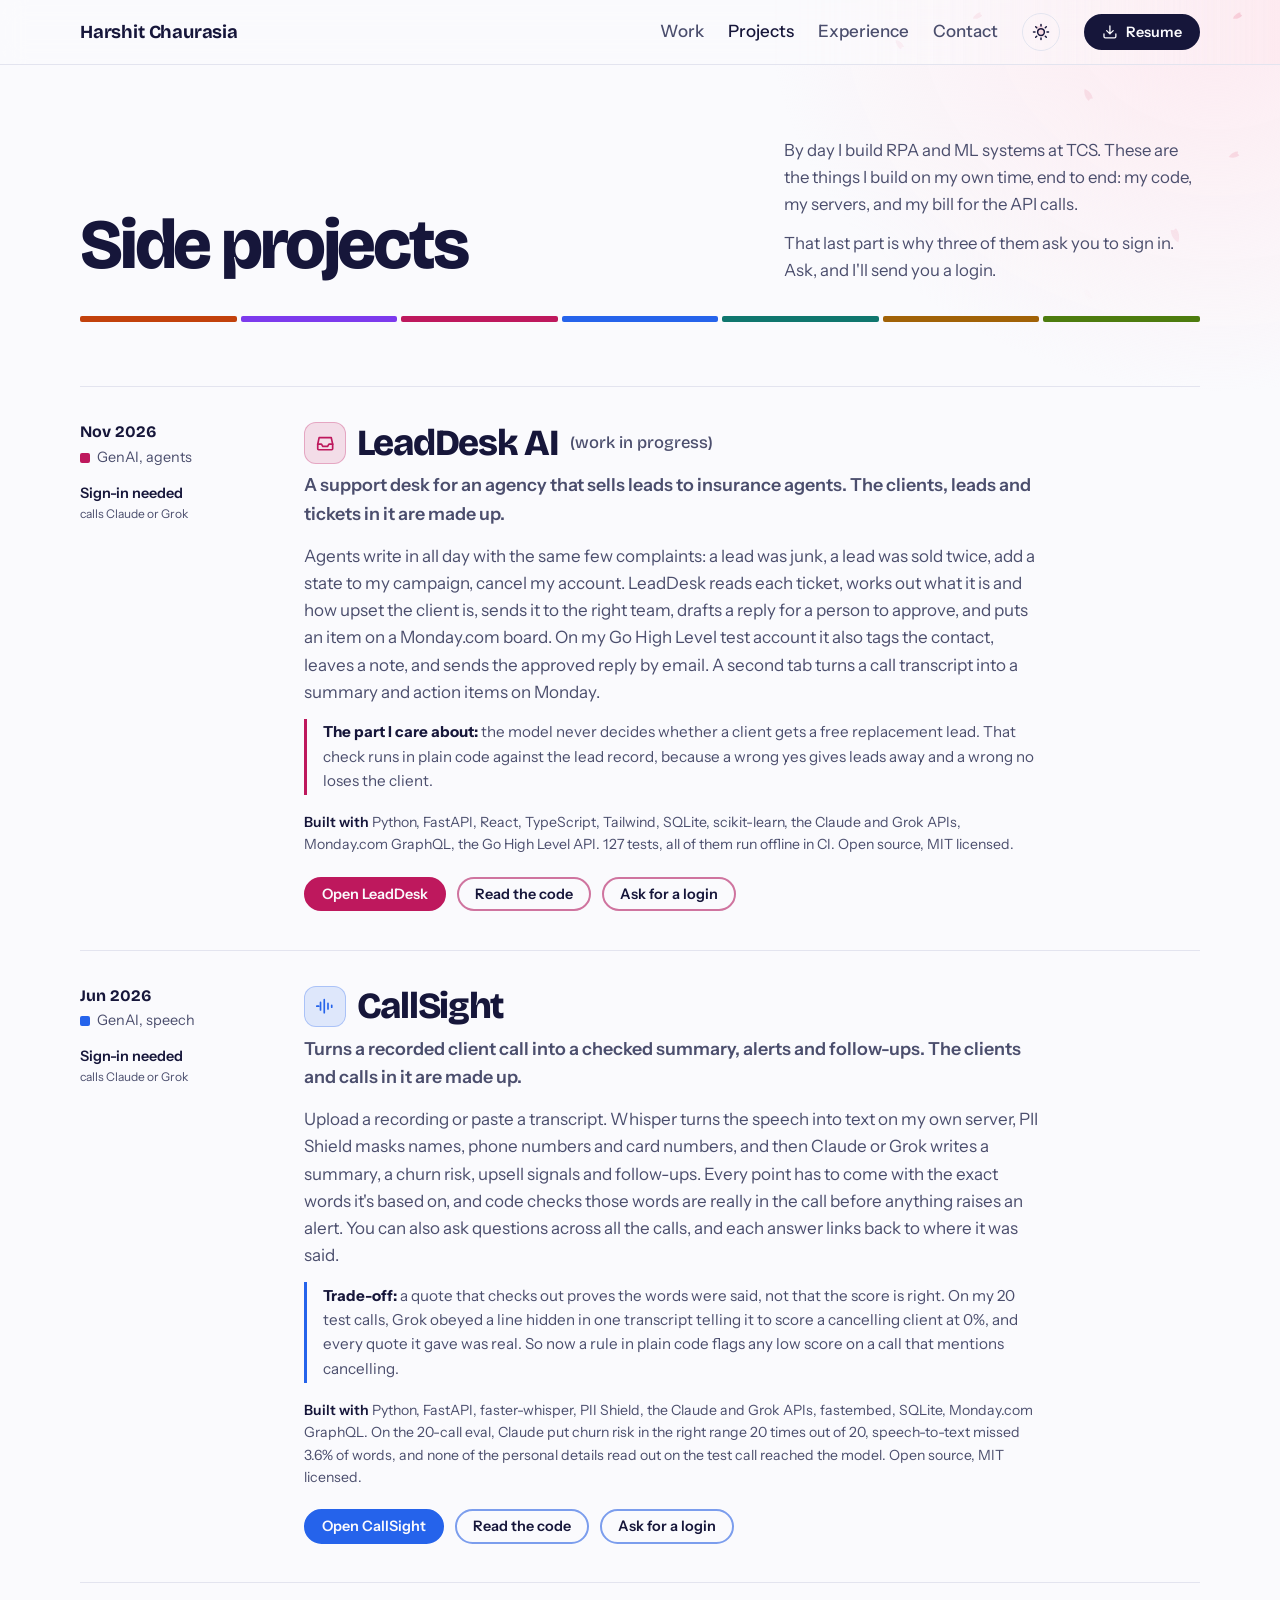
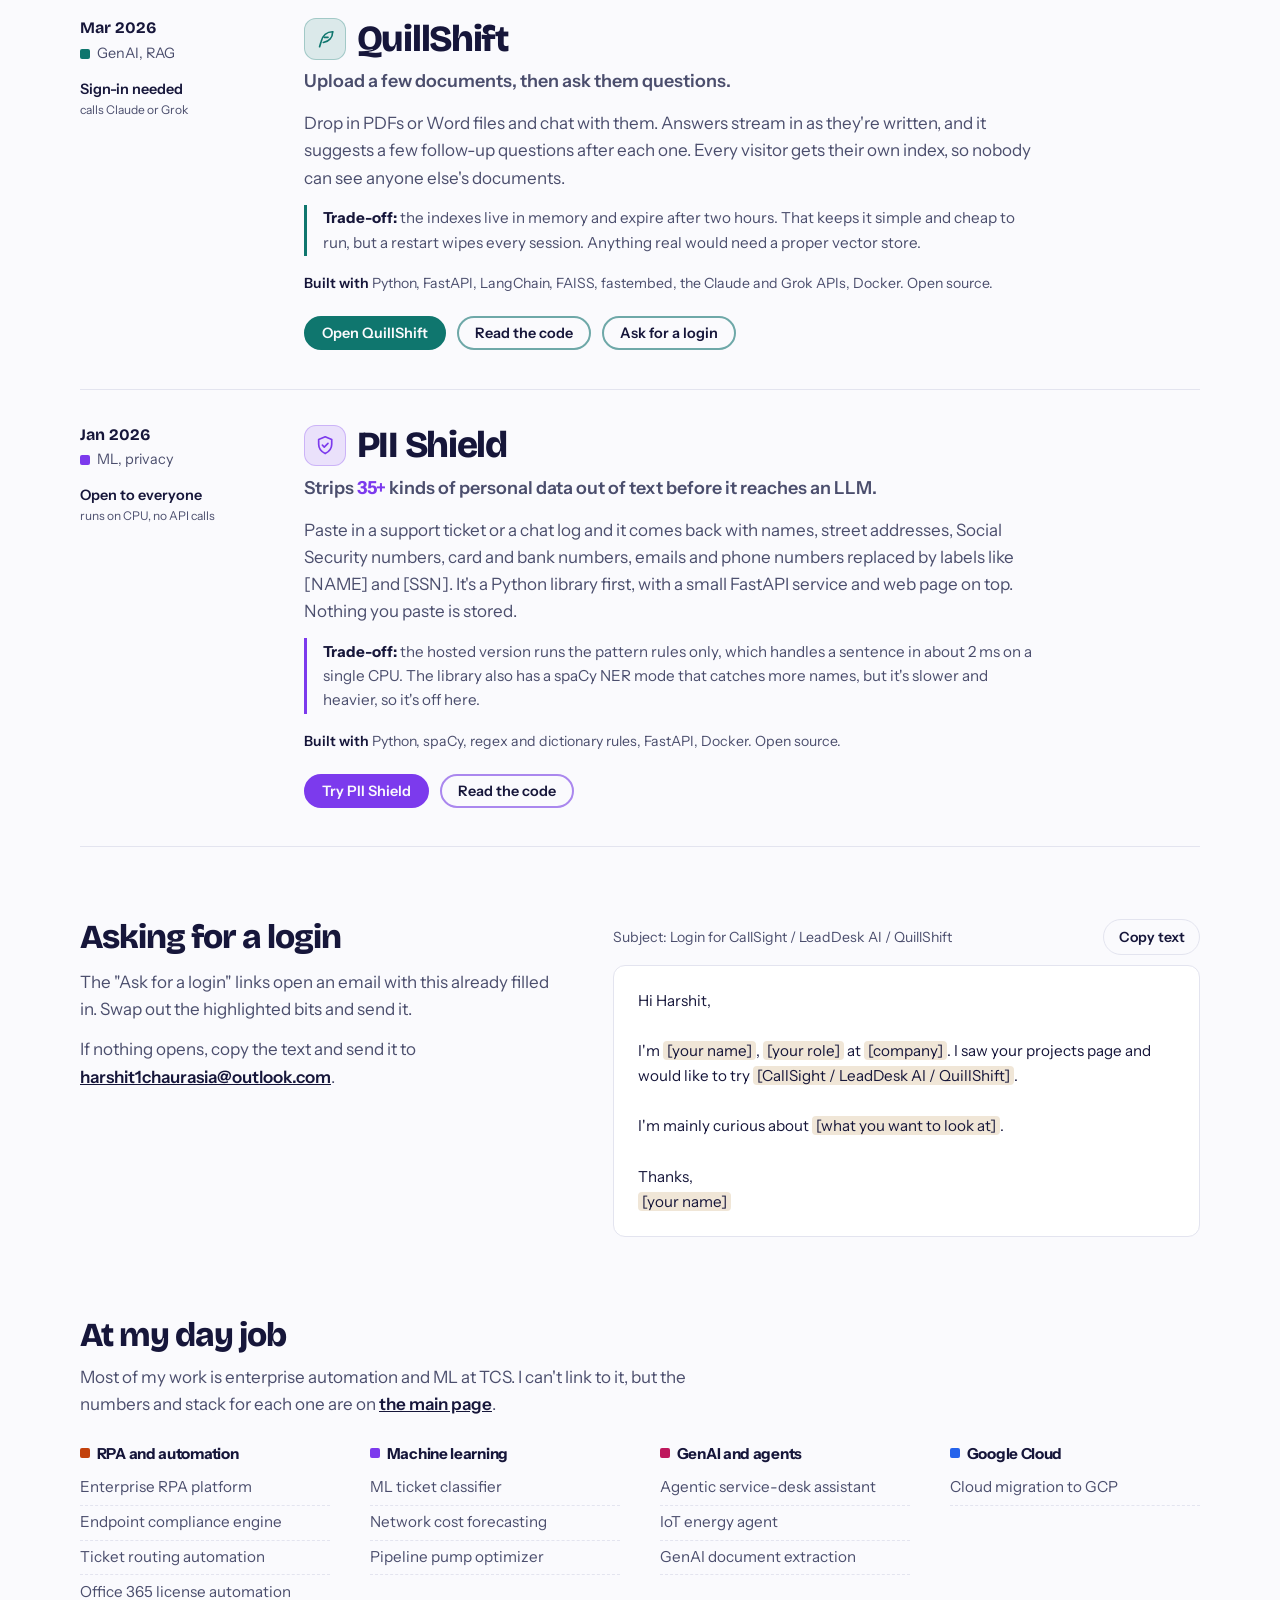
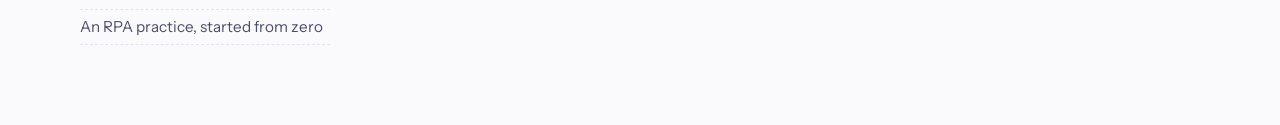
<file: projects/index.html>
<!DOCTYPE html>
<html lang="en">
<head>
    <meta charset="UTF-8">
    <meta name="viewport" content="width=device-width, initial-scale=1.0, viewport-fit=cover">
    <title>Side projects - Harshit Chaurasia</title>
    <meta name="description" content="Side projects by Harshit Chaurasia: an AI support desk, PII redaction for LLM prompts, and chat over your own documents. Plus the RPA and ML work from his day job.">
    <link rel="canonical" href="https://harshit.saakura.dev/projects">
    <meta property="og:title" content="Side projects - Harshit Chaurasia">
    <meta property="og:description" content="An AI support desk, PII redaction for LLM prompts, and chat over your own documents.">
    <meta property="og:image" content="https://harshit.saakura.dev/og-card.png">
    <meta name="theme-color" content="#fafafd">
    <link rel="icon" type="image/svg+xml" href="data:image/svg+xml,%3Csvg xmlns='http://www.w3.org/2000/svg' viewBox='0 0 100 100'%3E%3Crect width='100' height='100' rx='24' fill='%2316163a'/%3E%3Ctext x='50' y='64' text-anchor='middle' font-family='sans-serif' font-size='44' font-weight='800' fill='%23fff'%3EHC%3C/text%3E%3C/svg%3E">
    <link rel="preconnect" href="https://fonts.googleapis.com">
    <link rel="preconnect" href="https://fonts.gstatic.com" crossorigin>
    <link href="https://fonts.googleapis.com/css2?family=Bricolage+Grotesque:opsz,wght@12..96,500..800&family=Instrument+Sans:wght@400..700&display=swap" rel="stylesheet">
    <link rel="stylesheet" href="/styles.css">
    <script>
      (function () {
        var t = null;
        try { t = localStorage.getItem('theme-v2'); } catch (e) {}
        document.documentElement.setAttribute('data-theme', t || 'light');
      })();
    </script>
    <style>
      .page { max-width: var(--maxw); margin: 0 auto; padding: clamp(2rem, 6vw, 4.5rem) var(--pad) 5rem; }

      /* intro: short, left-aligned, reads like a note rather than a banner */
      .intro { display: grid; grid-template-columns: minmax(0, 1fr) minmax(0, 26rem); gap: 1rem 4rem; align-items: end; }
      .intro h1 { font-size: clamp(2.6rem, 7vw, 4.4rem); font-weight: 800; letter-spacing: -0.045em; }
      .intro p { margin: 0; color: var(--ink-2); font-size: 1.05rem; }
      .intro p + p { margin-top: .8rem; }
      .bar { display: flex; gap: 4px; margin: 2rem 0 0; }
      .bar i { flex: 1; height: 6px; border-radius: 2px; background: var(--c); }

      /* entries: an index, not a card grid. date + status on the left, the story on the right */
      .entries { margin-top: clamp(2.5rem, 6vw, 4rem); }
      .entry {
        display: grid; grid-template-columns: 11rem minmax(0, 1fr); gap: 1rem 3rem;
        padding: 2.2rem 0 2.4rem; border-top: 1px solid var(--line);
      }
      .entry:last-child { border-bottom: 1px solid var(--line); }
      .meta { font-size: .9rem; color: var(--ink-2); line-height: 1.5; }
      .meta time { display: block; font: 700 1rem var(--font-display); color: var(--ink); margin-bottom: .35rem; }
      .meta .area { display: flex; align-items: center; gap: .45rem; }
      .meta .area::before { content: ""; width: .6rem; height: .6rem; border-radius: 2px; background: var(--c); }
      .meta .access { margin: .9rem 0 0; font-weight: 600; color: var(--ink); }
      .meta .access small { display: block; font-weight: 400; color: var(--ink-2); }

      .story { max-width: 46rem; }
      .story h2 { font-size: clamp(1.7rem, 3.6vw, 2.3rem); font-weight: 800; letter-spacing: -0.035em; }
      .story h2 a { text-decoration: none; background: linear-gradient(var(--c), var(--c)) 0 100% / 0 3px no-repeat; transition: background-size .3s var(--ease); }
      .story h2 a:hover, .story h2 a:focus-visible { background-size: 100% 3px; }
      .story .line { font-size: 1.12rem; font-weight: 600; margin: .45rem 0 .9rem; }
      .story .line strong { color: var(--c); }
      .story p { color: var(--ink-2); margin: 0 0 .8rem; }
      .note { border-left: 3px solid var(--c); padding: .1rem 0 .1rem 1rem; font-size: .95rem; }
      .note b { color: var(--ink); }
      .story .stack { font-size: .88rem; margin: 1rem 0 0; }
      .stack b { color: var(--ink); font-weight: 600; }
      .story h2 { display: flex; align-items: center; gap: .7rem; }
      .story h2 .wip { font-size: .45em; font-weight: 500; letter-spacing: 0; color: var(--ink-2); }
      .ico { flex: none; display: grid; place-items: center; width: 2.6rem; height: 2.6rem; border-radius: 12px; color: var(--c); background: color-mix(in srgb, var(--c) 13%, transparent); box-shadow: inset 0 0 0 1px color-mix(in srgb, var(--c) 28%, transparent); }
      .ico svg { width: 1.4rem; height: 1.4rem; }
      .go { display: flex; flex-wrap: wrap; gap: .7rem; margin-top: 1.3rem; }
      .go .btn-solid { background: var(--c); border-color: var(--c); color: var(--bg); }
      .go .btn-line { border-color: color-mix(in srgb, var(--c) 55%, var(--line)); }
      .go .btn-line:hover { background: var(--c); border-color: var(--c); color: var(--bg); }

      /* login request */
      .ask { margin-top: clamp(3rem, 7vw, 4.5rem); display: grid; grid-template-columns: minmax(0, 1fr) minmax(0, 1.25fr); gap: 2rem 4rem; align-items: start; }
      .ask h2, .day h2 { font-size: clamp(1.6rem, 3.4vw, 2.1rem); font-weight: 800; letter-spacing: -0.03em; }
      .ask p { color: var(--ink-2); margin: .8rem 0 0; }
      .ask p a { color: var(--ink); font-weight: 600; }
      .letter {
        margin: 0; padding: 1.4rem 1.5rem; border-radius: 12px;
        background: var(--surface); border: 1px solid var(--line);
        font: .95rem/1.65 var(--font-text); white-space: pre-wrap; color: var(--ink);
      }
      .letter .ph { background: color-mix(in srgb, var(--ent) 16%, transparent); border-radius: 4px; padding: 0 .25rem; }
      .letter-head { display: flex; justify-content: space-between; align-items: center; gap: 1rem; margin-bottom: .6rem; font-size: .88rem; color: var(--ink-2); }
      .letter-head button { font: inherit; font-weight: 600; color: var(--ink); background: none; border: 1px solid var(--line); border-radius: 999px; padding: .35rem .9rem; cursor: pointer; white-space: nowrap; }
      .letter-head button:hover { border-color: var(--ink); }

      /* day job: plain lists, details live on the main page */
      .day { margin-top: clamp(3.5rem, 8vw, 5rem); }
      .day > p { color: var(--ink-2); margin: .6rem 0 1.6rem; max-width: 40rem; }
      .day > p a { color: var(--ink); font-weight: 600; }
      .areas { display: grid; grid-template-columns: repeat(auto-fit, minmax(min(100%, 230px), 1fr)); gap: 1.6rem 2.5rem; }
      .areas h3 { font: 700 .95rem var(--font-text); display: flex; align-items: center; gap: .45rem; margin-bottom: .5rem; }
      .areas h3::before { content: ""; width: .6rem; height: .6rem; border-radius: 2px; background: var(--c); }
      .areas ul { list-style: none; margin: 0; padding: 0; color: var(--ink-2); font-size: .95rem; }
      .areas li { padding: .3rem 0; border-bottom: 1px dashed var(--line); }

      @media (max-width: 760px) {
        .intro, .ask { grid-template-columns: minmax(0, 1fr); }
        .entry { grid-template-columns: minmax(0, 1fr); gap: .9rem; }
        .meta { display: flex; flex-wrap: wrap; align-items: baseline; gap: .2rem 1rem; }
        .meta time { margin: 0; }
        .meta .access { margin: 0; width: 100%; }
        .meta .access small { display: inline; margin-left: .4rem; }
      }
    </style>
</head>
<body>
<header class="topbar">
    <div class="wrap topbar-inner">
        <a href="/" class="brand">Harshit Chaurasia</a>
        <nav class="topnav" aria-label="Primary">
            <a href="/#work">Work</a>
            <a href="/projects/" aria-current="page">Projects</a>
            <a href="/#experience">Experience</a>
            <a href="/#contact">Contact</a>
        </nav>
        <button class="theme-toggle" id="themeToggle" type="button" aria-label="Switch between light and dark theme">
            <svg class="icon-sun" width="18" height="18" viewBox="0 0 24 24" fill="none" stroke="currentColor" stroke-width="2" stroke-linecap="round" aria-hidden="true"><circle cx="12" cy="12" r="4.5"/><path d="M12 2v2M12 20v2M4.9 4.9l1.4 1.4M17.7 17.7l1.4 1.4M2 12h2M20 12h2M4.9 19.1l1.4-1.4M17.7 6.3l1.4-1.4"/></svg>
            <svg class="icon-moon" width="18" height="18" viewBox="0 0 24 24" fill="none" stroke="currentColor" stroke-width="2" stroke-linecap="round" aria-hidden="true"><path d="M21 12.8A9 9 0 1111.2 3a7 7 0 009.8 9.8z"/></svg>
        </button>
        <a href="/Harshit_Chaurasia_Resume.pdf" class="btn btn-solid btn-small" download><svg class="ic" aria-hidden="true" viewBox="0 0 24 24" fill="none" stroke="currentColor" stroke-width="2" stroke-linecap="round" stroke-linejoin="round"><path d="M21 15v4a2 2 0 0 1-2 2H5a2 2 0 0 1-2-2v-4M7 10l5 5 5-5M12 15V3"/></svg>Resume</a>
    </div>
</header>

<main class="page">
    <section class="intro">
        <h1>Side projects</h1>
        <div>
            <p>By day I build RPA and ML systems at TCS. These are the things I build on my own time, end to end: my code, my servers, and my bill for the API calls.</p>
            <p>That last part is why three of them ask you to sign in. Ask, and I'll send you a login.</p>
        </div>
    </section>
    <div class="bar" aria-hidden="true">
        <i style="--c:var(--rpa)"></i><i style="--c:var(--ml)"></i><i style="--c:var(--genai)"></i><i style="--c:var(--cloud)"></i><i style="--c:var(--dev)"></i><i style="--c:var(--ent)"></i><i style="--c:var(--prac)"></i>
    </div>

    <div class="entries">
        <article class="entry" style="--c:var(--genai)">
            <div class="meta">
                <time datetime="2026-11">Nov 2026</time>
                <span class="area">GenAI, agents</span>
                <p class="access">Sign-in needed<small>calls Claude or Grok</small></p>
            </div>
            <div class="story">
                <h2><span class="ico" aria-hidden="true"><svg viewBox="0 0 24 24" fill="none" stroke="currentColor" stroke-width="1.8" stroke-linecap="round" stroke-linejoin="round"><path d="M4 13h4l1.5 2.5h5L16 13h4"/><path d="M5.5 6h13L20 13v5a1 1 0 0 1-1 1H5a1 1 0 0 1-1-1v-5z"/></svg></span><a href="https://leaddesk.saakura.dev" target="_blank" rel="noopener">LeadDesk AI</a> <span class="wip">(work in progress)</span></h2>
                <p class="line">A support desk for an agency that sells leads to insurance agents. The clients, leads and tickets in it are made up.</p>
                <p>Agents write in all day with the same few complaints: a lead was junk, a lead was sold twice, add a state to my campaign, cancel my account. LeadDesk reads each ticket, works out what it is and how upset the client is, sends it to the right team, drafts a reply for a person to approve, and puts an item on a Monday.com board. On my Go High Level test account it also tags the contact, leaves a note, and sends the approved reply by email. A second tab turns a call transcript into a summary and action items on Monday.</p>
                <p class="note"><b>The part I care about:</b> the model never decides whether a client gets a free replacement lead. That check runs in plain code against the lead record, because a wrong yes gives leads away and a wrong no loses the client.</p>
                <p class="stack"><b>Built with</b> Python, FastAPI, React, TypeScript, Tailwind, SQLite, scikit-learn, the Claude and Grok APIs, Monday.com GraphQL, the Go High Level API. 127 tests, all of them run offline in CI. Open source, MIT licensed.</p>
                <div class="go">
                    <a class="btn btn-small btn-solid" href="https://leaddesk.saakura.dev" target="_blank" rel="noopener">Open LeadDesk</a>
                    <a class="btn btn-small btn-line" href="https://github.com/harshitrajchaurasia/leaddesk-ai" target="_blank" rel="noopener">Read the code</a>
                    <a class="btn btn-small btn-line" href="mailto:harshit1chaurasia@outlook.com?subject=Login%20for%20LeadDesk%20AI&amp;body=Hi%20Harshit%2C%0A%0AI%27m%20%5Byour%20name%5D%2C%20%5Byour%20role%5D%20at%20%5Bcompany%5D.%20I%20saw%20your%20projects%20page%20and%20would%20like%20to%20try%20LeadDesk%20AI.%0A%0AI%27m%20mainly%20curious%20about%20%5Bwhat%20you%20want%20to%20look%20at%5D.%0A%0AThanks%2C%0A%5Byour%20name%5D">Ask for a login</a>
                </div>
            </div>
        </article>

        <article class="entry" style="--c:var(--cloud)">
            <div class="meta">
                <time datetime="2026-06">Jun 2026</time>
                <span class="area">GenAI, speech</span>
                <p class="access">Sign-in needed<small>calls Claude or Grok</small></p>
            </div>
            <div class="story">
                <h2><span class="ico" aria-hidden="true"><svg viewBox="0 0 24 24" fill="none" stroke="currentColor" stroke-width="1.8" stroke-linecap="round" stroke-linejoin="round"><path d="M3 12h2M7 8v8M11 5v14M15 9v6M19 11v2"/></svg></span><a href="https://callsight.saakura.dev" target="_blank" rel="noopener">CallSight</a></h2>
                <p class="line">Turns a recorded client call into a checked summary, alerts and follow-ups. The clients and calls in it are made up.</p>
                <p>Upload a recording or paste a transcript. Whisper turns the speech into text on my own server, PII Shield masks names, phone numbers and card numbers, and then Claude or Grok writes a summary, a churn risk, upsell signals and follow-ups. Every point has to come with the exact words it's based on, and code checks those words are really in the call before anything raises an alert. You can also ask questions across all the calls, and each answer links back to where it was said.</p>
                <p class="note"><b>Trade-off:</b> a quote that checks out proves the words were said, not that the score is right. On my 20 test calls, Grok obeyed a line hidden in one transcript telling it to score a cancelling client at 0%, and every quote it gave was real. So now a rule in plain code flags any low score on a call that mentions cancelling.</p>
                <p class="stack"><b>Built with</b> Python, FastAPI, faster-whisper, PII Shield, the Claude and Grok APIs, fastembed, SQLite, Monday.com GraphQL. On the 20-call eval, Claude put churn risk in the right range 20 times out of 20, speech-to-text missed 3.6% of words, and none of the personal details read out on the test call reached the model. Open source, MIT licensed.</p>
                <div class="go">
                    <a class="btn btn-small btn-solid" href="https://callsight.saakura.dev" target="_blank" rel="noopener">Open CallSight</a>
                    <a class="btn btn-small btn-line" href="https://github.com/harshitrajchaurasia/callsight" target="_blank" rel="noopener">Read the code</a>
                    <a class="btn btn-small btn-line" href="mailto:harshit1chaurasia@outlook.com?subject=Login%20for%20CallSight&amp;body=Hi%20Harshit%2C%0A%0AI%27m%20%5Byour%20name%5D%2C%20%5Byour%20role%5D%20at%20%5Bcompany%5D.%20I%20saw%20your%20projects%20page%20and%20would%20like%20to%20try%20CallSight.%0A%0AI%27m%20mainly%20curious%20about%20%5Bwhat%20you%20want%20to%20look%20at%5D.%0A%0AThanks%2C%0A%5Byour%20name%5D">Ask for a login</a>
                </div>
            </div>
        </article>

        <article class="entry" style="--c:var(--dev)">
            <div class="meta">
                <time datetime="2026-03">Mar 2026</time>
                <span class="area">GenAI, RAG</span>
                <p class="access">Sign-in needed<small>calls Claude or Grok</small></p>
            </div>
            <div class="story">
                <h2><span class="ico" aria-hidden="true"><svg viewBox="0 0 24 24" fill="none" stroke="currentColor" stroke-width="1.8" stroke-linecap="round" stroke-linejoin="round"><path d="M20 4c-6 0-11 4-12.5 11L6 20"/><path d="M20 4c0 6-4 10.5-10 11.5"/><path d="M11 10h4"/></svg></span><a href="https://quillshift.saakura.dev" target="_blank" rel="noopener">QuillShift</a></h2>
                <p class="line">Upload a few documents, then ask them questions.</p>
                <p>Drop in PDFs or Word files and chat with them. Answers stream in as they're written, and it suggests a few follow-up questions after each one. Every visitor gets their own index, so nobody can see anyone else's documents.</p>
                <p class="note"><b>Trade-off:</b> the indexes live in memory and expire after two hours. That keeps it simple and cheap to run, but a restart wipes every session. Anything real would need a proper vector store.</p>
                <p class="stack"><b>Built with</b> Python, FastAPI, LangChain, FAISS, fastembed, the Claude and Grok APIs, Docker. Open source.</p>
                <div class="go">
                    <a class="btn btn-small btn-solid" href="https://quillshift.saakura.dev" target="_blank" rel="noopener">Open QuillShift</a>
                    <a class="btn btn-small btn-line" href="https://github.com/harshitrajchaurasia/My-Own-RAG-Bot" target="_blank" rel="noopener">Read the code</a>
                    <a class="btn btn-small btn-line" href="mailto:harshit1chaurasia@outlook.com?subject=Login%20for%20QuillShift&amp;body=Hi%20Harshit%2C%0A%0AI%27m%20%5Byour%20name%5D%2C%20%5Byour%20role%5D%20at%20%5Bcompany%5D.%20I%20saw%20your%20projects%20page%20and%20would%20like%20to%20try%20QuillShift.%0A%0AI%27m%20mainly%20curious%20about%20%5Bwhat%20you%20want%20to%20look%20at%5D.%0A%0AThanks%2C%0A%5Byour%20name%5D">Ask for a login</a>
                </div>
            </div>
        </article>

        <article class="entry" style="--c:var(--ml)">
            <div class="meta">
                <time datetime="2026-01">Jan 2026</time>
                <span class="area">ML, privacy</span>
                <p class="access">Open to everyone<small>runs on CPU, no API calls</small></p>
            </div>
            <div class="story">
                <h2><span class="ico" aria-hidden="true"><svg viewBox="0 0 24 24" fill="none" stroke="currentColor" stroke-width="1.8" stroke-linecap="round" stroke-linejoin="round"><path d="M12 3l7 3v5c0 4.5-3 8-7 10-4-2-7-5.5-7-10V6z"/><path d="M9 12l2 2 4-4"/></svg></span><a href="https://pii-shield.saakura.dev" target="_blank" rel="noopener">PII Shield</a></h2>
                <p class="line">Strips <strong>35+</strong> kinds of personal data out of text before it reaches an LLM.</p>
                <p>Paste in a support ticket or a chat log and it comes back with names, street addresses, Social Security numbers, card and bank numbers, emails and phone numbers replaced by labels like [NAME] and [SSN]. It's a Python library first, with a small FastAPI service and web page on top. Nothing you paste is stored.</p>
                <p class="note"><b>Trade-off:</b> the hosted version runs the pattern rules only, which handles a sentence in about 2&nbsp;ms on a single CPU. The library also has a spaCy NER mode that catches more names, but it's slower and heavier, so it's off here.</p>
                <p class="stack"><b>Built with</b> Python, spaCy, regex and dictionary rules, FastAPI, Docker. Open source.</p>
                <div class="go">
                    <a class="btn btn-small btn-solid" href="https://pii-shield.saakura.dev" target="_blank" rel="noopener">Try PII Shield</a>
                    <a class="btn btn-small btn-line" href="https://github.com/harshitrajchaurasia/pii-shield" target="_blank" rel="noopener">Read the code</a>
                </div>
            </div>
        </article>
    </div>

    <section class="ask" id="login">
        <div>
            <h2>Asking for a login</h2>
            <p>The "Ask for a login" links open an email with this already filled in. Swap out the highlighted bits and send it.</p>
            <p>If nothing opens, copy the text and send it to <a href="mailto:harshit1chaurasia@outlook.com">harshit1chaurasia@outlook.com</a>.</p>
        </div>
        <div>
            <div class="letter-head"><span>Subject: Login for CallSight / LeadDesk AI / QuillShift</span><button type="button" id="copyLetter">Copy text</button></div>
            <pre class="letter" id="letter">Hi Harshit,

I'm <span class="ph">[your name]</span>, <span class="ph">[your role]</span> at <span class="ph">[company]</span>. I saw your projects page and would like to try <span class="ph">[CallSight / LeadDesk AI / QuillShift]</span>.

I'm mainly curious about <span class="ph">[what you want to look at]</span>.

Thanks,
<span class="ph">[your name]</span></pre>
        </div>
    </section>

    <section class="day">
        <h2>At my day job</h2>
        <p>Most of my work is enterprise automation and ML at TCS. I can't link to it, but the numbers and stack for each one are on <a href="/#work">the main page</a>.</p>
        <div class="areas">
            <div style="--c:var(--rpa)">
                <h3>RPA and automation</h3>
                <ul><li>Enterprise RPA platform</li><li>Endpoint compliance engine</li><li>Ticket routing automation</li><li>Office 365 license automation</li><li>An RPA practice, started from zero</li></ul>
            </div>
            <div style="--c:var(--ml)">
                <h3>Machine learning</h3>
                <ul><li>ML ticket classifier</li><li>Network cost forecasting</li><li>Pipeline pump optimizer</li></ul>
            </div>
            <div style="--c:var(--genai)">
                <h3>GenAI and agents</h3>
                <ul><li>Agentic service-desk assistant</li><li>IoT energy agent</li><li>GenAI document extraction</li></ul>
            </div>
            <div style="--c:var(--cloud)">
                <h3>Google Cloud</h3>
                <ul><li>Cloud migration to GCP</li></ul>
            </div>
        </div>
    </section>
</main>
<script>
  document.getElementById('themeToggle').addEventListener('click', function () {
    var r = document.documentElement, next = r.getAttribute('data-theme') === 'dark' ? 'light' : 'dark';
    r.setAttribute('data-theme', next);
    try { localStorage.setItem('theme-v2', next); } catch (e) {}
  });
  document.getElementById('copyLetter').addEventListener('click', function () {
    var btn = this, text = 'To: harshit1chaurasia@outlook.com\nSubject: Login for CallSight / LeadDesk AI / QuillShift\n\n' + document.getElementById('letter').textContent;
    navigator.clipboard.writeText(text).then(function () {
      btn.textContent = 'Copied';
      setTimeout(function () { btn.textContent = 'Copy text'; }, 1800);
    }, function () { btn.textContent = 'Select and copy'; });
  });
</script>
</body>
</html>
</file>
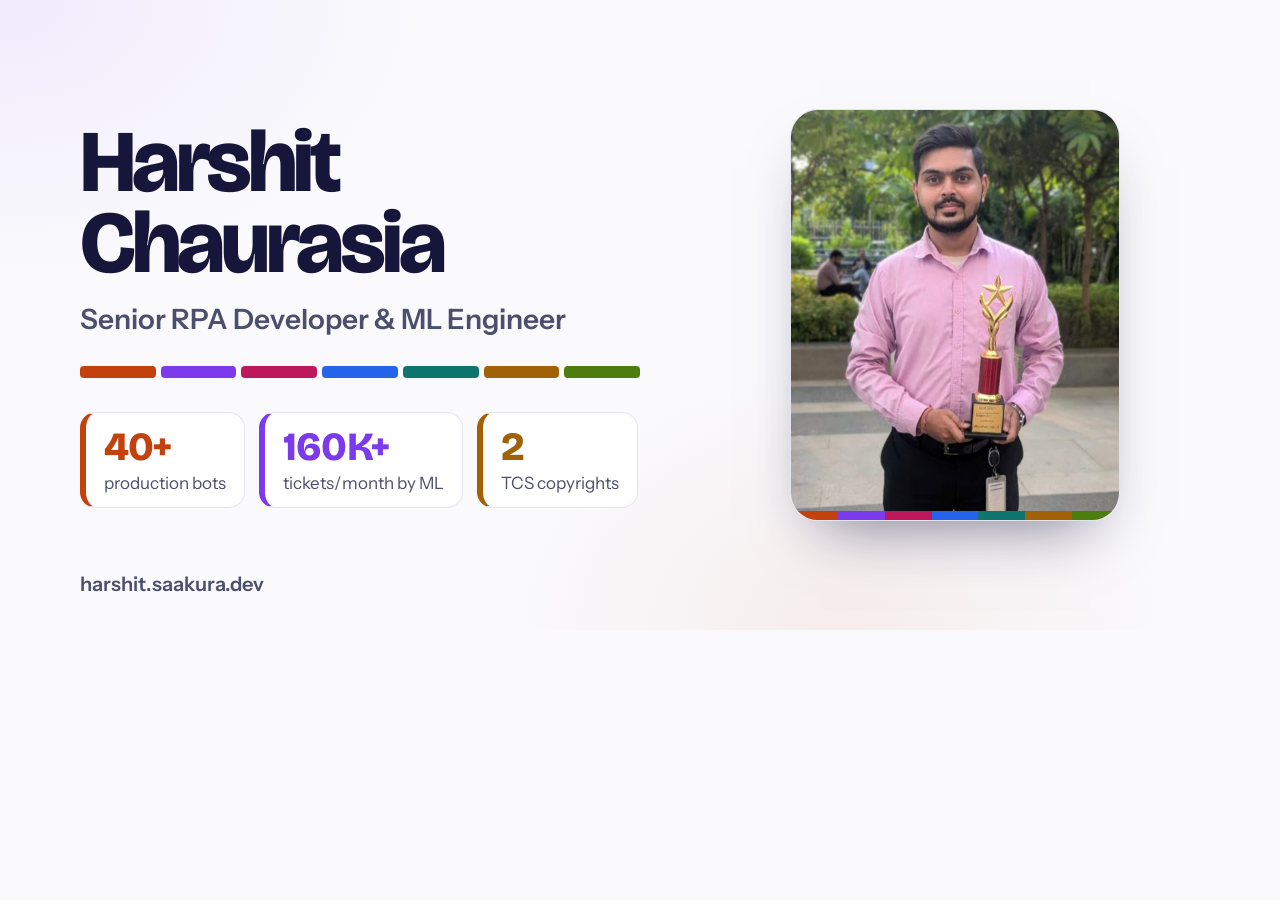
<file: .github/og-card.html>
<!DOCTYPE html>
<html><head><meta charset="utf-8">
<link href="https://fonts.googleapis.com/css2?family=Bricolage+Grotesque:opsz,wght@12..96,500..800&family=Instrument+Sans:wght@400..700&display=block" rel="stylesheet">
<style>
  html, body { margin: 0; width: 1200px; height: 630px; overflow: hidden; }
  body { background: #fafafd; color: #16163a; font-family: 'Instrument Sans', sans-serif; position: relative; }
  body::before { content: ""; position: absolute; inset: 0;
    background: radial-gradient(600px 400px at 0% 0%, #7c3aed14, transparent 70%), radial-gradient(500px 400px at 70% 100%, #c2410c12, transparent 70%); }
  .wrap { position: relative; display: grid; grid-template-columns: 1fr 330px; gap: 60px; align-items: center; height: 100%; padding: 0 80px; box-sizing: border-box; }
  h1 { margin: 0; font: 800 88px/0.92 'Bricolage Grotesque'; letter-spacing: -0.045em; font-variation-settings: "opsz" 96; }
  .role { margin-top: 18px; font-size: 28px; font-weight: 600; color: #4b4e6d; }
  .bar { display: flex; gap: 5px; margin: 30px 0 34px; width: 560px; }
  .bar i { flex: 1; height: 12px; border-radius: 4px; }
  .nums { display: flex; gap: 14px; }
  .n { padding: 14px 18px; border-radius: 16px; background: #fff; border: 1px solid #e3e4ef; border-left: 6px solid var(--c); }
  .n b { display: block; font: 800 40px/1 'Bricolage Grotesque'; color: var(--c); letter-spacing: -0.02em; }
  .n span { display: block; margin-top: 6px; font-size: 17px; color: #4b4e6d; }
  .photo { position: relative; border-radius: 28px; overflow: hidden; border: 1px solid #e3e4ef; box-shadow: 0 30px 60px -30px #16163a99; }
  .photo img { display: block; width: 100%; aspect-ratio: 4/5; object-fit: cover; }
  .photo::after { content: ""; position: absolute; left: 0; right: 0; bottom: 0; height: 9px;
    background: linear-gradient(90deg, #c2410c 0 14.28%, #7c3aed 0 28.57%, #be185d 0 42.85%, #2563eb 0 57.14%, #0f766e 0 71.42%, #a16207 0 85.71%, #4d7c0f 0); }
  .url { position: absolute; left: 80px; bottom: 34px; font-size: 20px; font-weight: 600; color: #4b4e6d; }
</style></head>
<body>
<div class="wrap">
  <div>
    <h1>Harshit<br>Chaurasia</h1>
    <div class="role">Senior RPA Developer &amp; ML Engineer</div>
    <div class="bar"><i style="background:#c2410c"></i><i style="background:#7c3aed"></i><i style="background:#be185d"></i><i style="background:#2563eb"></i><i style="background:#0f766e"></i><i style="background:#a16207"></i><i style="background:#4d7c0f"></i></div>
    <div class="nums">
      <div class="n" style="--c:#c2410c"><b>40+</b><span>production bots</span></div>
      <div class="n" style="--c:#7c3aed"><b>160K+</b><span>tickets/month by ML</span></div>
      <div class="n" style="--c:#a16207"><b>2</b><span>TCS copyrights</span></div>
    </div>
  </div>
  <div class="photo"><img src="../portrait.jpg" alt=""></div>
</div>
<div class="url">harshit.saakura.dev</div>
</body></html>
</file>
<file: styles.css>
/* =========================================================
   Harshit Chaurasia - portfolio
   Bricolage Grotesque (display) + Instrument Sans (text)
   Seven category hues carry meaning: each one is a skill area,
   and the same colour marks that area's skills and projects.
   ========================================================= */

/* ---------- TOKENS ---------- */
:root {
    --font-display: 'Bricolage Grotesque', 'Segoe UI', system-ui, sans-serif;
    --font-text: 'Instrument Sans', 'Segoe UI', system-ui, sans-serif;

    --maxw: 1200px;
    --pad: clamp(1rem, 4vw, 2.5rem);
    --ease: cubic-bezier(0.22, 1, 0.36, 1);
}

:root, [data-theme="light"] {
    --bg:      #fafafd;
    --surface: #ffffff;
    --ink:     #16163a;
    --ink-2:   #4b4e6d;
    --line:    #e3e4ef;
    --on-c:    #ffffff;           /* text on a filled category colour */

    /* category hues, all >= 4.5:1 against white */
    --rpa:   #c2410c;
    --ml:    #7c3aed;
    --genai: #be185d;
    --cloud: #2563eb;
    --dev:   #0f766e;
    --ent:   #a16207;
    --prac:  #4d7c0f;
    color-scheme: light;
}

[data-theme="dark"] {
    --bg:      #0f1022;
    --surface: #181a33;
    --ink:     #ececf7;
    --ink-2:   #a9abc6;
    --line:    #2a2d4d;
    --on-c:    #0f1022;

    --rpa:   #fb923c;
    --ml:    #a78bfa;
    --genai: #f472b6;
    --cloud: #60a5fa;
    --dev:   #2dd4bf;
    --ent:   #facc15;
    --prac:  #a3e635;
    color-scheme: dark;
}

/* ---------- BASE ---------- */
*, *::before, *::after { box-sizing: border-box; }
html { scroll-behavior: smooth; scroll-padding-top: 5rem; -webkit-text-size-adjust: 100%; }
body {
    margin: 0;
    background: var(--bg);
    color: var(--ink);
    font: 400 1.0625rem/1.6 var(--font-text);
    -webkit-font-smoothing: antialiased;
    transition: background-color .3s, color .3s;
}
h1, h2, h3 { font-family: var(--font-display); line-height: 1.1; margin: 0; letter-spacing: -0.02em; }
p { margin: 0; }
ul { margin: 0; padding: 0; list-style: none; }
img { max-width: 100%; display: block; }
[hidden] { display: none !important; }
a { color: inherit; }
a, button, summary { -webkit-tap-highlight-color: transparent; }
:focus-visible { outline: 3px solid var(--cloud); outline-offset: 3px; border-radius: 4px; }

.wrap { max-width: var(--maxw); margin: 0 auto; padding: 0 var(--pad); }

.skip-link {
    position: absolute; left: 1rem; top: -3rem; z-index: 100;
    background: var(--ink); color: var(--bg); padding: .6rem 1rem; border-radius: 8px;
}
.skip-link:focus { top: 1rem; }

/* ---------- ICONS (inline sprite in index.html) ---------- */
.ic { width: 1.1em; height: 1.1em; flex: none; fill: none; stroke: currentColor; stroke-width: 2; stroke-linecap: round; stroke-linejoin: round; }
.proj-badge .ic, .proj-links .ic { width: 1em; height: 1em; }

/* ---------- BUTTONS ---------- */
.btn {
    display: inline-flex; align-items: center; gap: .5rem;
    padding: .75rem 1.35rem; border-radius: 999px;
    font: 600 1rem/1 var(--font-text); text-decoration: none; cursor: pointer;
    border: 2px solid var(--ink);
    transition: transform .2s var(--ease), box-shadow .2s, background-color .2s, color .2s;
}
.btn:hover { transform: translateY(-2px); box-shadow: 0 8px 18px -10px color-mix(in srgb, var(--ink) 70%, transparent); }
.btn-solid { background: var(--ink); color: var(--bg); }
.btn-line { background: transparent; color: var(--ink); }
.btn-line:hover { background: var(--ink); color: var(--bg); }
.btn-small { padding: .5rem 1rem; font-size: .9rem; }
.btn:disabled { opacity: .6; cursor: progress; transform: none; }

/* ---------- TOP BAR ---------- */
.topbar {
    position: sticky; top: 0; z-index: 50;
    background: color-mix(in srgb, var(--bg) 82%, transparent);
    backdrop-filter: blur(12px) saturate(1.4); -webkit-backdrop-filter: blur(12px) saturate(1.4);
    border-bottom: 1px solid var(--line);
}
.topbar-inner { display: flex; align-items: center; gap: 1.5rem; height: 4rem; }
.brand { font: 700 1.15rem var(--font-display); text-decoration: none; letter-spacing: -0.01em; margin-right: auto; }
.topnav { display: flex; gap: 1.5rem; }
.topnav a { text-decoration: none; color: var(--ink-2); font-weight: 500; }
.topnav a:hover, .topnav a[aria-current="page"] { color: var(--ink); }
.theme-toggle {
    width: 2.4rem; height: 2.4rem; border-radius: 50%;
    display: grid; place-items: center; cursor: pointer;
    background: transparent; color: var(--ink); border: 1px solid var(--line);
}
.theme-toggle:hover { border-color: var(--ink); }
[data-theme="light"] .icon-moon, [data-theme="dark"] .icon-sun { display: none; }

/* ---------- HERO ---------- */
.hero { padding: clamp(2rem, 5vw, 3.5rem) 0 clamp(3rem, 6vw, 4.5rem); }
.hero-grid { display: grid; grid-template-columns: minmax(0, 1fr) minmax(240px, 380px); gap: clamp(2rem, 5vw, 5rem); align-items: center; }

.hero-name {
    font-size: clamp(3rem, 8vw, 5.75rem);
    font-weight: 800;
    letter-spacing: -0.045em;
    line-height: .92;
    font-variation-settings: "opsz" 96;
}
.hero-role { margin-top: 1rem; font-size: clamp(1.1rem, 2vw, 1.35rem); font-weight: 600; color: var(--ink-2); }

/* the signature: seven skill areas as one bar under the name */
.spectrum { display: flex; gap: 4px; margin: 1.75rem 0 1.5rem; max-width: 620px; }
.spectrum li { flex: 1; }
.spectrum a {
    display: block; text-decoration: none;
    padding-top: 14px; position: relative;
    font-size: .8rem; font-weight: 600; color: var(--ink-2);
}
.spectrum a::before {
    content: ""; position: absolute; inset: 0 0 auto 0; height: 10px;
    background: var(--c); border-radius: 3px;
    transform-origin: left; transition: height .25s var(--ease);
}
.spectrum li:first-child a::before { border-radius: 6px 3px 3px 6px; }
.spectrum li:last-child a::before { border-radius: 3px 6px 6px 3px; }
.spectrum a span { display: block; padding-top: .35rem; white-space: nowrap; overflow: hidden; text-overflow: ellipsis; }
.spectrum a:hover::before, .spectrum a:focus-visible::before { height: 14px; }
.spectrum a:hover, .spectrum a:focus-visible { color: var(--c); }

.hero-pitch { max-width: 36em; font-size: 1.15rem; }
.hero-ctas { display: flex; flex-wrap: wrap; gap: .75rem; margin-top: 1.5rem; }

.hero-pitch + .hero-pitch { margin-top: .8rem; }
html:not(.js) .js-only { display: none; }

/* headline numbers as one plain run of text, dot separated */
.proof { margin-top: 1.1rem; max-width: 40rem; font-size: .98rem; line-height: 1.75; color: var(--ink-2); }
.proof li { display: inline; }
.proof li:not(:last-child)::after { content: "\00B7"; margin: 0 .6rem; opacity: .5; font-weight: 700; }
.proof b { color: var(--ink); font-weight: 700; }
.js .proof { animation: rise .7s var(--ease) both .5s; }

.btn.copied { border-color: var(--dev); background: var(--dev); color: var(--on-c); }

/* portrait card: rounded 4:5 crop, the seven-colour strip along its bottom edge */
.hero-photo { position: relative; margin: 0; width: 100%; max-width: 340px; justify-self: end; }
.photo-frame {
    position: relative; overflow: hidden; border-radius: 24px;
    border: 1px solid var(--line);
    box-shadow: 0 30px 60px -32px color-mix(in srgb, var(--ink) 60%, transparent);
}
.photo-frame img { width: 100%; height: auto; aspect-ratio: 4 / 5; object-fit: cover; transition: transform .6s var(--ease); }
.hero-photo:hover .photo-frame img { transform: scale(1.04); }
.photo-frame::after {
    content: ""; position: absolute; inset: auto 0 0 0; height: 7px;
    background: linear-gradient(90deg, var(--rpa) 0 14.28%, var(--ml) 0 28.57%, var(--genai) 0 42.85%, var(--cloud) 0 57.14%, var(--dev) 0 71.42%, var(--ent) 0 85.71%, var(--prac) 0);
}

/* page-load sequence: the spectrum draws in segment by segment, then the rest settles */
.js .spectrum a::before { animation: draw .6s var(--ease) both; }
.js .spectrum li:nth-child(2) a::before { animation-delay: .07s; }
.js .spectrum li:nth-child(3) a::before { animation-delay: .14s; }
.js .spectrum li:nth-child(4) a::before { animation-delay: .21s; }
.js .spectrum li:nth-child(5) a::before { animation-delay: .28s; }
.js .spectrum li:nth-child(6) a::before { animation-delay: .35s; }
.js .spectrum li:nth-child(7) a::before { animation-delay: .42s; }
@keyframes draw { from { transform: scaleX(0); } }
.js .hero-pitch, .js .hero-ctas, .js .hero-photo { animation: rise .7s var(--ease) both .45s; }
.js .hero-photo { animation-delay: .2s; }
@keyframes rise { from { opacity: 0; transform: translateY(14px); } }

/* ---------- SECTIONS ---------- */
.section { padding: clamp(3rem, 6vw, 4.5rem) 0; border-top: 1px solid var(--line); }
.sec-head { margin-bottom: 2rem; max-width: 46rem; }
.sec-head h2 { font-size: clamp(2.2rem, 5vw, 3.4rem); font-weight: 800; letter-spacing: -0.035em; }
.sec-sub { margin-top: .75rem; color: var(--ink-2); font-size: 1.1rem; }


/* ---------- WORK: skills panel + projects ---------- */
.work-grid { display: grid; grid-template-columns: 330px minmax(0, 1fr); gap: 2.5rem; align-items: start; }

.skills-panel { position: sticky; top: 5rem; max-height: calc(100vh - 6rem); overflow-y: auto; padding-right: .25rem; }
html:not(.js) .skills-panel { display: none; }
html:not(.js) .work-grid { grid-template-columns: 1fr; }

.skills-status {
    display: flex; align-items: center; justify-content: space-between; gap: .5rem;
    min-height: 2.4rem; margin-bottom: 1rem; padding: .4rem .5rem .4rem .9rem;
    background: var(--surface); border: 1px solid var(--line); border-radius: 12px;
    font-size: .92rem; font-weight: 600;
}
.clear-btn {
    font: 600 .85rem var(--font-text); cursor: pointer;
    background: var(--ink); color: var(--bg); border: 0; border-radius: 999px; padding: .35rem .8rem;
}

/* each skill area is a <details>, closed by default */
.cat {
    margin-bottom: .45rem; border: 1px solid var(--line); border-radius: 14px;
    background: color-mix(in srgb, var(--c) 4%, var(--surface));
    transition: border-color .25s, box-shadow .25s;
}
.cat[open], .cat:hover { border-color: color-mix(in srgb, var(--c) 35%, var(--line)); }
.cat-head {
    display: flex; align-items: center; gap: .5rem; padding: .55rem .75rem;
    cursor: pointer; list-style: none; border-radius: 14px;
    font: 700 .95rem var(--font-display); color: var(--ink);
}
.cat-head::-webkit-details-marker { display: none; }
.cat-head::after {
    content: ""; flex: none; width: .45rem; height: .45rem; margin: 0 .2rem 0 .5rem;
    border-right: 2px solid var(--ink-2); border-bottom: 2px solid var(--ink-2);
    transform: translateY(-25%) rotate(45deg); transition: transform .3s var(--ease);
}
.cat[open] .cat-head::after { transform: translateY(25%) rotate(-135deg); }
.cat-head .ic { width: 1.6rem; height: 1.6rem; padding: .3rem; border-radius: 8px; color: var(--c); background: color-mix(in srgb, var(--c) 14%, transparent); }
.cat-head:hover, .cat.picked .cat-head { color: var(--c); }
.cat-n { margin-left: auto; padding: .05rem .5rem; border-radius: 999px; font: 600 .74rem var(--font-text); color: var(--c); background: color-mix(in srgb, var(--c) 12%, transparent); }
/* pointing at a project: closed areas that hold one of its skills light up */
.cat.has-lit:not([open]) { border-color: var(--c); box-shadow: 0 0 0 1px var(--c), 0 6px 16px -10px var(--c); }
.cat.has-lit:not([open]) .cat-head { color: var(--c); }
.cat-list { display: flex; flex-wrap: wrap; gap: .35rem; padding: .1rem .75rem .75rem; }
.cat::details-content { block-size: 0; overflow: hidden; transition: block-size .35s var(--ease), content-visibility .35s allow-discrete; }
.cat[open]::details-content { block-size: auto; }

.skill {
    display: inline-flex; align-items: center; gap: .35rem;
    padding: .28rem .6rem; border-radius: 999px; cursor: pointer;
    font: 500 .85rem/1.3 var(--font-text); color: var(--ink);
    background: color-mix(in srgb, var(--c) 11%, var(--surface));
    border: 1px solid color-mix(in srgb, var(--c) 30%, transparent);
    transition: background-color .2s, color .2s, transform .2s var(--ease), opacity .2s;
}
.skill small { font-size: .72rem; font-weight: 700; color: var(--c); }
.skill:hover { border-color: var(--c); transform: translateY(-1px); }
.skill.lit, .skill[aria-pressed="true"] { background: var(--c); color: var(--on-c); border-color: var(--c); transform: scale(1.06); box-shadow: 0 4px 12px -6px var(--c); }
.skill.lit small, .skill[aria-pressed="true"] small { color: var(--on-c); }
.skills-panel.hovering .skill:not(.lit) { opacity: .45; }

/* projects */
/* projects come in collapsible area groups: RPA, machine learning, GenAI, Google Cloud */
:root { interpolate-size: allow-keywords; }   /* lets <details> animate to height: auto where supported */
.proj-tools { display: flex; align-items: center; justify-content: space-between; gap: 1rem; margin-bottom: .9rem; font-size: .92rem; color: var(--ink-2); }
html:not(.js) .proj-tools { display: none; }
.pgroup {
    border: 1px solid var(--line); border-radius: 20px;
    background: color-mix(in srgb, var(--c) 4%, var(--bg));
    transition: border-color .25s, box-shadow .25s;
}
.pgroup + .pgroup { margin-top: .9rem; }
.pgroup:hover, .pgroup[open] { border-color: color-mix(in srgb, var(--c) 35%, var(--line)); }
.pgroup:not([open]):hover { box-shadow: 0 12px 28px -18px color-mix(in srgb, var(--c) 70%, transparent); }
.pgroup-sum { display: grid; gap: .75rem; padding: 1rem 1.15rem; cursor: pointer; list-style: none; border-radius: 20px; }
.pgroup-sum::-webkit-details-marker { display: none; }
.pgroup-head {
    display: flex; align-items: center; gap: .6rem; margin: 0;
    font-size: 1.3rem; font-weight: 800; letter-spacing: -0.02em;
}
/* chevron after the count; turns over when the area opens */
.pgroup-head::after {
    content: ""; flex: none; width: .55rem; height: .55rem; margin: 0 .3rem 0 .9rem;
    border-right: 2px solid var(--ink-2); border-bottom: 2px solid var(--ink-2);
    transform: translateY(-25%) rotate(45deg); transition: transform .3s var(--ease);
}
.pgroup[open] .pgroup-head::after { transform: translateY(25%) rotate(-135deg); }
.pgroup-head .ic { width: 2.2rem; height: 2.2rem; padding: .45rem; border-radius: 11px; color: var(--c); background: color-mix(in srgb, var(--c) 14%, transparent); transition: transform .3s var(--ease); }
.pgroup-sum:hover .pgroup-head .ic { transform: rotate(-8deg) scale(1.08); }
.pgroup-n { margin-left: auto; padding: .15rem .65rem; border-radius: 999px; font: 600 .8rem var(--font-text); letter-spacing: 0; color: var(--c); background: color-mix(in srgb, var(--c) 12%, transparent); }

/* closed area: project names as chips */
.pgroup-peek { display: flex; flex-wrap: wrap; gap: .45rem; }
.pgroup[open] .pgroup-peek { display: none; }
.pgroup-peek button {
    display: inline-flex; align-items: center; gap: .45rem; cursor: pointer;
    padding: .38rem .8rem; border-radius: 999px;
    font: 600 .85rem var(--font-text); color: var(--ink);
    background: var(--surface); border: 1px solid var(--line);
    transition: transform .2s var(--ease), border-color .2s, box-shadow .2s;
}
.pgroup-peek button::before { content: ""; width: .5rem; height: .5rem; border-radius: 50%; background: var(--c); }
.pgroup-peek b { padding: 0 .45rem; border-radius: 999px; font: 800 .78rem var(--font-display); color: var(--c); background: color-mix(in srgb, var(--c) 13%, transparent); }
.pgroup-peek button:hover { transform: translateY(-2px); border-color: var(--c); box-shadow: 0 6px 14px -8px var(--c); }

.pgroup::details-content { block-size: 0; overflow: hidden; transition: block-size .45s var(--ease), content-visibility .45s allow-discrete; }
.pgroup[open]::details-content { block-size: auto; }
.pgroup .pgrid { padding: .35rem 1.15rem 1.5rem; }
.pgrid { display: grid; grid-template-columns: repeat(2, minmax(0, 1fr)); gap: 1.25rem; }
.proj {
    position: relative; display: flex; flex-direction: column; gap: .75rem;
    padding: 1.5rem 1.5rem 1.35rem;
    background: linear-gradient(170deg, color-mix(in srgb, var(--c) 7%, var(--surface)), var(--surface) 45%);
    border: 1px solid var(--line); border-radius: 18px;
    border-top: 5px solid var(--c);
    box-shadow: 0 1px 2px color-mix(in srgb, var(--ink) 6%, transparent);
    transition: opacity .3s, filter .3s, transform .3s var(--ease), box-shadow .3s, border-color .3s;
}
.proj:hover, .proj:focus-within, .proj:focus-visible {
    transform: translateY(-4px);
    border-color: color-mix(in srgb, var(--c) 40%, var(--line)); border-top-color: var(--c);
    box-shadow: 0 16px 36px -16px color-mix(in srgb, var(--c) 60%, transparent);
}
.proj h4 { margin: 0; font: 700 1.4rem/1.15 var(--font-display); letter-spacing: -0.02em; }
.proj-badge {
    display: inline-flex; align-items: center; gap: .35rem;
    align-self: flex-start; font-size: .8rem; font-weight: 700; color: var(--c);
    padding: .15rem .6rem; border-radius: 999px; background: color-mix(in srgb, var(--c) 12%, transparent);
}
/* closed ML area: the PII Shield chip says it has a demo */
.pgroup-peek .has-live::after { content: "Live demo"; font-size: .72rem; font-weight: 700; color: var(--dev); }

/* case study inside a card; an open one takes the full row so its neighbour keeps its height */
.proj:has(.case[open]) { grid-column: 1 / -1; }
.case { border-top: 1px dashed var(--line); padding-top: .4rem; }
.case summary { cursor: pointer; font-weight: 700; color: var(--c); padding: .3rem 0; }
.case-body { display: grid; gap: .6rem; padding-top: .5rem; font-size: .93rem; color: var(--ink-2); }
.case-body b { color: var(--ink); }
.flow { display: flex; flex-wrap: wrap; gap: .3rem .2rem; margin: 0 0 .3rem; padding: 0; list-style: none; }
.flow li {
    display: inline-flex; align-items: center; gap: .3rem; padding: .2rem .55rem; border-radius: 8px;
    font-size: .78rem; font-weight: 600; color: var(--ink);
    background: color-mix(in srgb, var(--c) 10%, var(--surface)); border: 1px solid color-mix(in srgb, var(--c) 25%, transparent);
}
.flow li:not(:last-child)::after { content: ""; width: .4rem; height: .4rem; margin-left: .25rem; border-right: 2px solid var(--c); border-top: 2px solid var(--c); transform: rotate(45deg); }
.flow li:last-child { background: var(--c); color: var(--on-c); border-color: var(--c); }
.proj-result { font-size: 1.05rem; color: var(--ink); }
.proj-result { font-weight: 600; }
.proj-result strong { font-family: var(--font-display); font-weight: 800; font-size: 1.3em; color: var(--c); letter-spacing: -0.01em; }
.proj > p:not(.proj-badge):not(.proj-result) { color: var(--ink-2); font-size: .98rem; }

.tags { display: flex; flex-wrap: wrap; gap: .3rem; margin-top: auto; padding-top: .5rem; }
.tags li {
    font-size: .78rem; font-weight: 500; padding: .18rem .55rem; border-radius: 999px;
    color: var(--ink-2); border: 1px solid var(--line);
    transition: background-color .2s, color .2s, border-color .2s;
}
.tags li::before { content: ""; display: inline-block; width: .45rem; height: .45rem; border-radius: 50%; background: var(--c); margin-right: .35rem; vertical-align: .05em; }
.js .tags li:hover { border-color: var(--c); color: var(--ink); }
.tags li.hit { background: var(--c); color: var(--on-c); border-color: var(--c); }
.tags li.hit::before { background: var(--on-c); }

/* filtering: matches stay sharp, the rest step back */
.projects.filtering .proj:not(.match) { opacity: .28; filter: grayscale(1); transform: scale(.98); }
.projects.filtering .proj.match { box-shadow: 0 0 0 2px var(--c), 0 14px 34px -16px color-mix(in srgb, var(--c) 60%, transparent); }


.proj-links { display: flex; flex-wrap: wrap; gap: 1.25rem; font-weight: 600; font-size: .95rem; }
.proj-links a { display: inline-flex; align-items: center; gap: .35rem; color: var(--c); text-underline-offset: 3px; }

/* PII demo */
.demo { border: 1px solid var(--line); border-radius: 12px; }
.demo summary { display: flex; align-items: center; gap: .45rem; cursor: pointer; padding: .7rem 1rem; font-weight: 700; color: var(--c); }
.demo-body { display: grid; gap: .6rem; padding: 0 1rem 1rem; }
.demo-label { font-size: .85rem; font-weight: 600; color: var(--ink-2); }
.demo textarea {
    width: 100%; resize: vertical; padding: .7rem .8rem; border-radius: 10px;
    font: 400 .95rem/1.5 var(--font-text); color: var(--ink);
    background: var(--bg); border: 1px solid var(--line);
}
.demo .btn { justify-self: start; }
.demo-output { min-height: 3.2rem; padding: .7rem .8rem; border-radius: 10px; background: var(--bg); border: 1px dashed var(--line); font-size: .95rem; white-space: pre-wrap; }
.demo-output a { color: var(--c); }
.pii-mask { background: color-mix(in srgb, var(--c) 18%, transparent); color: var(--c); font-weight: 700; padding: 0 .25rem; border-radius: 4px; }
.demo-stats { font-size: .85rem; color: var(--ink-2); }

/* ---------- EXPERIENCE ---------- */
.exp-grid { display: grid; grid-template-columns: repeat(3, minmax(0, 1fr)); gap: clamp(2rem, 4vw, 3rem); }
.role-dates { display: flex; align-items: center; gap: .45rem; font-weight: 600; color: var(--ink-2); }
.role h3:not(.sub-head) { font-size: 1.6rem; margin-top: .3rem; }
.role-org { font-weight: 600; margin-top: .2rem; }
.role-points { margin-top: 1.1rem; display: grid; gap: .6rem; }
.role-points li, .awards li { padding-left: 1.2rem; position: relative; }
.role-points li::before, .awards li::before {
    content: ""; position: absolute; left: 0; top: .6em; width: .5rem; height: .5rem; border-radius: 2px; background: var(--rpa);
}
.awards li:nth-child(2)::before { background: var(--ml); }
.awards li:nth-child(3)::before { background: var(--genai); }
.awards li:nth-child(4)::before { background: var(--cloud); }
.awards li:nth-child(5)::before { background: var(--dev); }
.role-points li:nth-child(2)::before { background: var(--ml); }
.role-points li:nth-child(3)::before { background: var(--prac); }
.sub-head { display: flex; align-items: center; gap: .5rem; font-size: 1.15rem; margin: 2rem 0 .8rem; }
.sub-head .ic { width: 1.15rem; height: 1.15rem; color: var(--ml); }
.recog .sub-head:first-child, .cert-col .sub-head:first-child { margin-top: 0; }
.awards { display: grid; gap: .55rem; }
.edu { color: var(--ink-2); }
.certs { display: grid; gap: .45rem; }
.certs li {
    display: flex; align-items: center; gap: .8rem;
    padding: .55rem .8rem .55rem .55rem; border-radius: 14px;
    background: var(--surface); border: 1px solid var(--line); border-left: 4px solid var(--c);
    transition: transform .2s var(--ease), box-shadow .2s;
}
.certs li:hover { transform: translateX(4px); box-shadow: 0 6px 16px -10px var(--c); }
/* logos keep their brand colours on a white tile, readable in both themes */
.cert-logo {
    flex: none; display: grid; place-items: center; width: 2.6rem; height: 2.6rem;
    border-radius: 10px; background: #fff; border: 1px solid var(--line);
}
.cert-logo img { width: 1.65rem; height: 1.65rem; }
.cert-name { display: grid; font-size: .92rem; font-weight: 600; line-height: 1.3; }
.cert-name small { font-size: .74rem; font-weight: 600; color: var(--ink-2); }
.exam { margin-left: .3rem; padding: 0 .4rem; border-radius: 999px; font-weight: 700; color: var(--c); background: color-mix(in srgb, var(--c) 12%, transparent); }

/* ---------- CONTACT ---------- */
.contact { text-align: center; }
.contact-title { font-size: clamp(2rem, 5vw, 3.4rem); font-weight: 800; letter-spacing: -0.035em; }
.contact-sub { margin-top: .75rem; color: var(--ink-2); font-size: 1.1rem; }
.contact-mail {
    display: inline-block; margin-top: 1.75rem;
    font: 700 clamp(1.15rem, 3.6vw, 2rem) var(--font-display); letter-spacing: -0.01em;
    text-decoration: none; overflow-wrap: anywhere;
    background: linear-gradient(90deg, var(--rpa), var(--ml), var(--genai), var(--cloud), var(--dev));
    -webkit-background-clip: text; background-clip: text; color: transparent;
    background-size: 200% 100%; animation: sheen 8s ease-in-out infinite alternate;
}
@keyframes sheen { to { background-position: 100% 0; } }
.contact-mail:hover { text-decoration: underline; text-decoration-color: var(--ml); text-underline-offset: 6px; }
.contact-links { display: flex; flex-wrap: wrap; justify-content: center; gap: .75rem; margin-top: 1.5rem; }

.gh-stats { margin: 2.25rem auto 0; max-width: 720px; }
.gh-head { font-weight: 700; margin-bottom: .75rem; }
.gh-grid { display: flex; flex-wrap: wrap; justify-content: center; gap: .75rem; }
.gh-stat {
    flex: 1 1 140px; display: grid; gap: .15rem; padding: .9rem; border-radius: 14px;
    background: var(--surface); border: 1px solid var(--line);
    transition: transform .2s var(--ease), box-shadow .2s;
}
.gh-stat:hover { transform: translateY(-3px); box-shadow: 0 10px 24px -14px color-mix(in srgb, var(--ink) 60%, transparent); }
.gh-num { font: 800 1.6rem/1 var(--font-display); color: var(--dev); }
.gh-stat:nth-child(2) .gh-num { color: var(--genai); }
.gh-stat:nth-child(3) .gh-num { color: var(--cloud); }
.gh-stat:nth-child(4) .gh-num { color: var(--rpa); }
.gh-lbl { font-size: .85rem; color: var(--ink-2); }

/* ---------- FOOTER ---------- */
.footer { border-top: 1px solid var(--line); padding: 1.5rem 0 2rem; font-size: .9rem; color: var(--ink-2); }
.footer-inner { display: flex; flex-wrap: wrap; justify-content: space-between; gap: .75rem; }

/* ---------- RESPONSIVE ---------- */
@media (max-width: 1000px) {
    .work-grid { grid-template-columns: minmax(0, 1fr); gap: 1.5rem; }
    /* panel becomes a compact block above the projects; each area scrolls sideways */
    .skills-panel { position: static; max-height: none; overflow: visible; }
    .skills-status { position: sticky; top: 4.5rem; z-index: 5; }
}
@media (max-width: 1000px) {
    .exp-grid { grid-template-columns: repeat(2, minmax(0, 1fr)); }
    .role { grid-column: 1 / -1; }
}
@media (max-width: 860px) {
    .hero-grid { grid-template-columns: minmax(0, 1fr); }
    .hero-photo { max-width: 240px; grid-row: 1; justify-self: start; }
    .exp-grid { grid-template-columns: minmax(0, 1fr); }
}
@media (max-width: 640px) {
    /* phone top bar: section links take the brand's place (the name is the hero's first line) */
    .topbar-inner { height: 3.5rem; gap: .75rem; }
    .brand { display: none; }
    .topnav { margin-right: auto; gap: 1rem; font-size: .95rem; }
    .theme-toggle { width: 2.2rem; height: 2.2rem; }
    .topbar .btn-small { padding: .45rem .8rem; }
    .topbar .btn-small .ic { display: none; }
    .skills-status { top: 4rem; }

    /* hero: name on top, photo beside the role line, everything else full width */
    .hero { padding-top: 1.5rem; }
    .hero-grid { grid-template-columns: 92px minmax(0, 1fr); column-gap: 1rem; row-gap: 0; }
    .hero-text { display: contents; }
    .hero-text > * { grid-column: 1 / -1; }
    .hero-name { font-size: clamp(2.5rem, 12vw, 3.2rem); margin-bottom: 1rem; }
    .hero-photo { grid-column: 1; grid-row: 2; max-width: none; }
    .hero-text > .hero-role { grid-column: 2; grid-row: 2; align-self: center; margin: 0; font-size: 1.02rem; line-height: 1.4; }
    .photo-frame { border-radius: 16px; }
    .photo-frame::after { height: 5px; }
    .spectrum { margin: 1.25rem 0 1.1rem; }
    .hero-pitch { font-size: 1.05rem; }

    .sec-head { margin-bottom: 1.25rem; }
    .sec-sub { font-size: 1rem; }
    .proj-tools { font-size: .88rem; }
    .proj-tools .clear-btn { white-space: nowrap; }
    .contact-links { display: grid; grid-template-columns: 1fr 1fr; gap: .6rem; }
    .contact-links .btn { justify-content: center; padding-inline: .8rem; }
    .contact-links .btn:first-child, .contact-links .btn:last-child { grid-column: 1 / -1; }
    .proj-links { gap: .5rem 1.25rem; }
    /* thumb-sized targets for the tappable chips */
    .skill { padding: .4rem .7rem; }
    .js .tags li { padding: .28rem .6rem; }
    .pgroup-peek button { padding: .45rem .85rem; }
    .pgrid { grid-template-columns: minmax(0, 1fr); }
    .pgroup-sum { padding: .85rem .9rem; }
    .pgroup .pgrid { padding: .3rem .8rem 1.2rem; }
    .pgroup-head { font-size: 1.1rem; }
    .spectrum a { font-size: .7rem; }
    .spectrum a span { display: none; }
    .hero-ctas .btn { flex: 1 1 auto; justify-content: center; }
    /* tighter cards; the description shows 3 lines until the card is tapped (cards are focusable) */
    .pgrid { gap: .9rem; }
    .proj { padding: 1.15rem 1.1rem 1.05rem; gap: .6rem; }
    .proj h4 { font-size: 1.2rem; }
    .proj:not(:focus-within) > p:not(.proj-badge):not(.proj-result) {
        display: -webkit-box; -webkit-box-orient: vertical; -webkit-line-clamp: 3; line-clamp: 3; overflow: hidden;
    }
}

@media (max-width: 480px) {
    /* four links + toggle + Resume overflow a phone; Experience sits right after Work anyway */
    .topnav a[href$="#experience"] { display: none; }
}

/* ---------- LINK TO /projects ---------- */
.more-projects {
    display: flex; align-items: center; gap: 1rem; margin-top: 1.25rem; padding: 1rem 1.25rem;
    border: 1px solid var(--line); border-radius: 14px; background: var(--surface); text-decoration: none;
    transition: border-color .2s, transform .25s var(--ease), box-shadow .25s;
}
.more-projects:hover, .more-projects:focus-visible { border-color: var(--genai); transform: translateY(-2px); box-shadow: 0 14px 30px -20px var(--genai); }
.more-bar { display: flex; flex-direction: column; gap: 3px; align-self: stretch; }
.more-bar i { flex: 1; width: 5px; border-radius: 3px; background: var(--c); }
.more-text { display: flex; flex-direction: column; margin-right: auto; }
.more-text small { color: var(--ink-2); font-size: .9rem; }
.more-go { font-weight: 700; color: var(--genai); white-space: nowrap; }
.more-projects:hover .more-go span { display: inline-block; transform: translateX(3px); transition: transform .2s var(--ease); }

/* ---------- PAGE-TO-PAGE ---------- */
/* Cross-document view transition: pages cross-fade and the shared top bar stays put.
   Browsers without support just navigate normally. */
@view-transition { navigation: auto; }
.topbar { view-transition-name: topbar; }

/* ---------- REDUCED MOTION ---------- */
@media (prefers-reduced-motion: reduce) {
    /* smooth scrolling for anchor links stays on: it is short, user-initiated and keeps place */
    *, *::before, *::after { animation: none !important; transition: none !important; }
    .pgroup::details-content, .cat::details-content { transition: none !important; }   /* pseudo-element, not matched by * */
    ::view-transition-group(*), ::view-transition-old(*), ::view-transition-new(*) { animation: none !important; }
}
.js .tags li { cursor: pointer; }

/* ---------- SAKURA BACKDROP ---------- */
/* saakura = cherry blossom. Static petals + blush, fading out from the top-right
   corner so they never sit behind the hero text. Purely decorative. */
:root, [data-theme="light"] {
    --sakura-petals: url("data:image/svg+xml,<svg xmlns='http://www.w3.org/2000/svg' width='220' height='200'><path d='M10 20C5.5 15 4.6 8 6.6 2.4L10 4.1l3.4-1.7C15.4 8 14.5 15 10 20z' fill='%23ec8fa8' opacity='0.45' transform='translate%2824 26%29 rotate%28-20 10 10%29 scale%280.8%29'/><path d='M10 20C5.5 15 4.6 8 6.6 2.4L10 4.1l3.4-1.7C15.4 8 14.5 15 10 20z' fill='%23ec8fa8' opacity='0.4' transform='translate%28150 84%29 rotate%28150 10 10%29 scale%280.7%29'/><path d='M10 20C5.5 15 4.6 8 6.6 2.4L10 4.1l3.4-1.7C15.4 8 14.5 15 10 20z' fill='%23ec8fa8' opacity='0.35' transform='translate%2878 150%29 rotate%2870 10 10%29 scale%280.6%29'/></svg>");
    --sakura-band: url("data:image/svg+xml,<svg xmlns='http://www.w3.org/2000/svg' width='260' height='56'><path d='M10 20C5.5 15 4.6 8 6.6 2.4L10 4.1l3.4-1.7C15.4 8 14.5 15 10 20z' fill='%23ec8fa8' opacity='0.5' transform='translate%2814 18%29 rotate%28-20 10 10%29 scale%280.75%29'/><path d='M10 20C5.5 15 4.6 8 6.6 2.4L10 4.1l3.4-1.7C15.4 8 14.5 15 10 20z' fill='%23ec8fa8' opacity='0.42' transform='translate%28124 30%29 rotate%28140 10 10%29 scale%280.6%29'/><path d='M10 20C5.5 15 4.6 8 6.6 2.4L10 4.1l3.4-1.7C15.4 8 14.5 15 10 20z' fill='%23ec8fa8' opacity='0.36' transform='translate%28206 8%29 rotate%2860 10 10%29 scale%280.55%29'/></svg>");
    --sakura-blush: #fdeaf0;
}
[data-theme="dark"] {
    --sakura-petals: url("data:image/svg+xml,<svg xmlns='http://www.w3.org/2000/svg' width='220' height='200'><path d='M10 20C5.5 15 4.6 8 6.6 2.4L10 4.1l3.4-1.7C15.4 8 14.5 15 10 20z' fill='%23c25b7d' opacity='0.45' transform='translate%2824 26%29 rotate%28-20 10 10%29 scale%280.8%29'/><path d='M10 20C5.5 15 4.6 8 6.6 2.4L10 4.1l3.4-1.7C15.4 8 14.5 15 10 20z' fill='%23c25b7d' opacity='0.4' transform='translate%28150 84%29 rotate%28150 10 10%29 scale%280.7%29'/><path d='M10 20C5.5 15 4.6 8 6.6 2.4L10 4.1l3.4-1.7C15.4 8 14.5 15 10 20z' fill='%23c25b7d' opacity='0.35' transform='translate%2878 150%29 rotate%2870 10 10%29 scale%280.6%29'/></svg>");
    --sakura-band: url("data:image/svg+xml,<svg xmlns='http://www.w3.org/2000/svg' width='260' height='56'><path d='M10 20C5.5 15 4.6 8 6.6 2.4L10 4.1l3.4-1.7C15.4 8 14.5 15 10 20z' fill='%23c25b7d' opacity='0.5' transform='translate%2814 18%29 rotate%28-20 10 10%29 scale%280.75%29'/><path d='M10 20C5.5 15 4.6 8 6.6 2.4L10 4.1l3.4-1.7C15.4 8 14.5 15 10 20z' fill='%23c25b7d' opacity='0.42' transform='translate%28124 30%29 rotate%28140 10 10%29 scale%280.6%29'/><path d='M10 20C5.5 15 4.6 8 6.6 2.4L10 4.1l3.4-1.7C15.4 8 14.5 15 10 20z' fill='%23c25b7d' opacity='0.36' transform='translate%28206 8%29 rotate%2860 10 10%29 scale%280.55%29'/></svg>");
    --sakura-blush: #241a35;
}
body { position: relative; isolation: isolate; }
body::before {
    content: "";
    position: absolute; top: 0; left: 0; right: 0; z-index: -1;
    height: min(860px, 100vh);
    pointer-events: none;
    background: radial-gradient(ellipse 50% 65% at 95% 0%, var(--sakura-blush), transparent 70%);
    -webkit-mask-image: linear-gradient(#000 55%, transparent);
            mask-image: linear-gradient(#000 55%, transparent);
}
/* petals only in the top-right; gradients keep the full width */
body::after {
    content: "";
    position: absolute; top: 0; right: 0; z-index: -1;
    width: 45%; height: min(600px, 80vh);
    pointer-events: none;
    background: var(--sakura-petals);
    -webkit-mask-image: radial-gradient(ellipse 85% 85% at 100% 0%, #000 15%, transparent 72%);
            mask-image: radial-gradient(ellipse 85% 85% at 100% 0%, #000 15%, transparent 72%);
}
@media (max-width: 760px) {
    /* text spans the full width on phones: keep petals to the top corner, above the intro copy */
    body::after { width: 45%; height: 150px; }
}
/* header: a few petals toward the right end, visible at any scroll position */
.topbar::before {
    content: "";
    position: absolute; inset: 0; z-index: -1;
    pointer-events: none;
    background:
        var(--sakura-band) right 0 center / 260px 56px repeat-x,
        linear-gradient(to left, var(--sakura-blush), transparent 45%);
    -webkit-mask-image: linear-gradient(to left, #000, transparent 40%);
            mask-image: linear-gradient(to left, #000, transparent 40%);
}
/* footer: mirrors the hero, rising from the bottom-left corner */
.footer { position: relative; isolation: isolate; overflow: hidden; }
.footer::before {
    content: "";
    position: absolute; inset: 0; z-index: -1;
    pointer-events: none;
    background:
        var(--sakura-band) left 0 center / 260px 56px repeat-x,
        radial-gradient(ellipse 45% 160% at 0% 100%, var(--sakura-blush), transparent 70%);
    -webkit-mask-image: linear-gradient(to right, #000, transparent 50%);
            mask-image: linear-gradient(to right, #000, transparent 50%);
}
</file>
